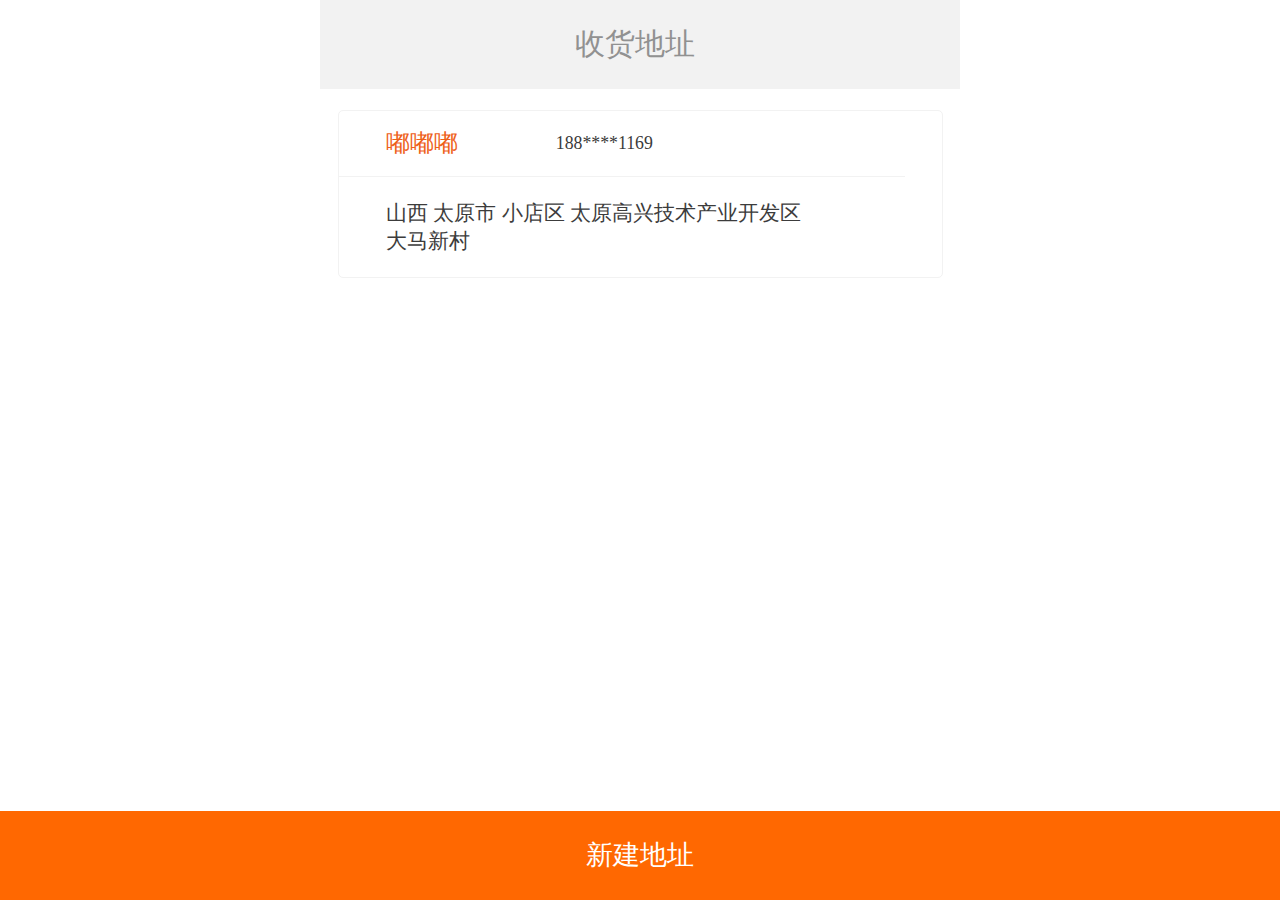
<file: address.html>
<!DOCTYPE html>
<html lang="zh">
<head>
	<meta charset="UTF-8">
	<meta name="viewport" content="width=device-width, initial-scale=1.0">
	<meta http-equiv="X-UA-Compatible" content="ie=edge">
	<script src="js/rem.js"></script>	
	<link rel="shortcut icon" type="image/x-icon" href="./img/icon.ico" />
	<link rel="stylesheet" type="text/css" href="css/base.css"/>
	<link rel="stylesheet" type="text/css" href="css/address.css"/>
	<title>小米商城</title>
</head>
<body>
	<div class="root">
		<!-- 头部开始 -->
		<header class="header">
			<a href="pay.html" class="iconfont">&#xe620;</a>
			<span>收货地址</span>
		</header>
		<!-- 头部结束 -->
		<!-- middle开始 -->
		<section class="middle">
			<div class="line-one"><p>嘟嘟嘟</p><i>188****1169</i></div>
			<div class="line"></div>
			<div class="line-two">
				<p class="text">山西 太原市 小店区 太原高兴技术产业开发区 大马新村</p>
				<p><i class="iconfont">&#xe60d;</i></p>
			</div>
		</section>
		<!-- middle结束 -->
		<!-- 底部开始 -->
		<a href="new-address.html" class="footer">新建地址</a>
		<!-- 底部结束 -->
	</div>
</body>
</html>
</file>
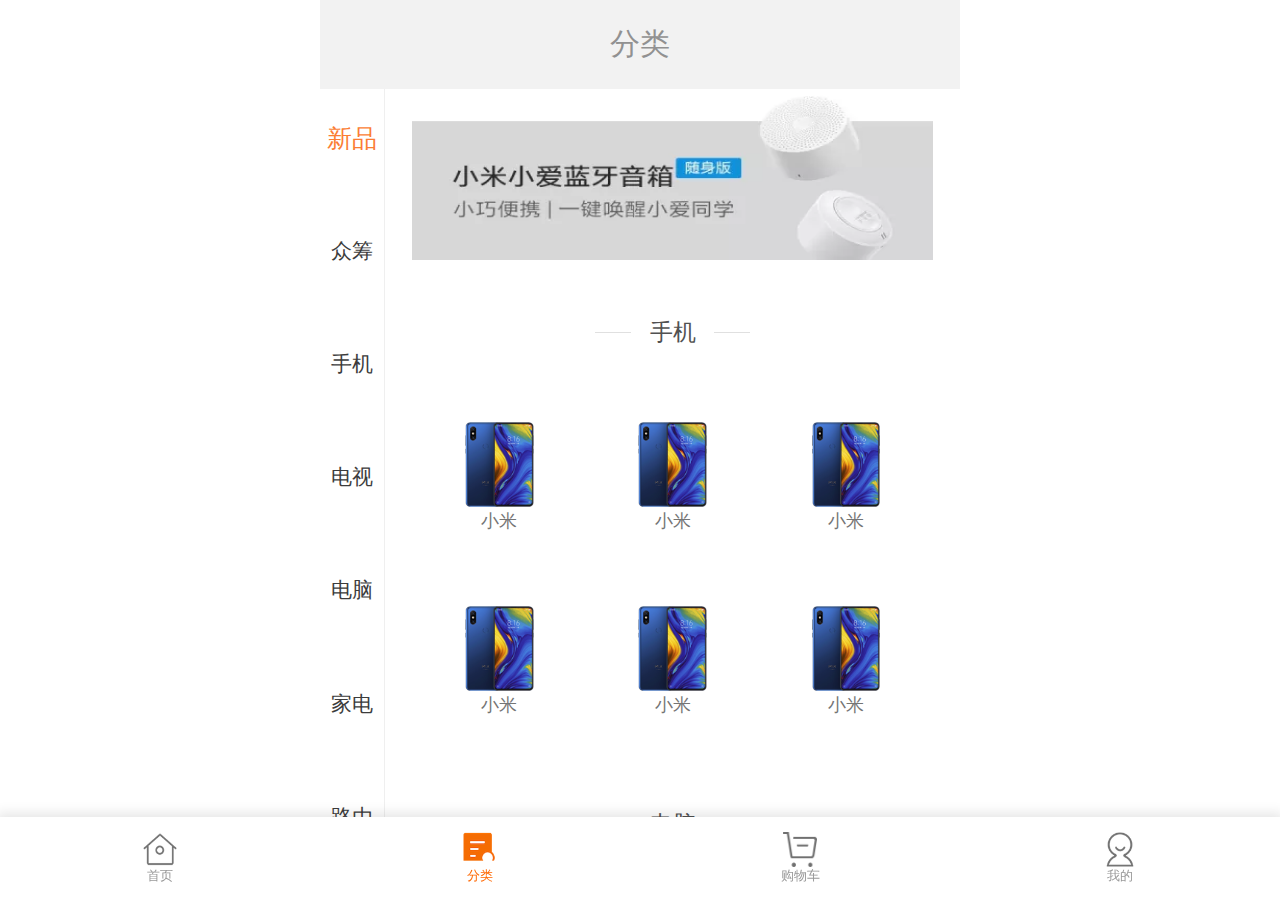
<file: classify.html>
<!DOCTYPE html>
<html lang="zh">
<head>
	<meta charset="UTF-8">
	<meta name="viewport" content="width=device-width, initial-scale=1.0">
	<meta http-equiv="X-UA-Compatible" content="ie=edge">
	<script src="js/rem.js"></script>	
	<link rel="shortcut icon" type="image/x-icon" href="./img/icon.ico" />
	<link rel="stylesheet" type="text/css" href="css/base.css"/>
	<link rel="stylesheet" type="text/css" href="css/header.css"/>
	<link rel="stylesheet" type="text/css" href="css/footer.css"/>
	<link rel="stylesheet" type="text/css" href="css/classify.css"/>
	<title>小米商城</title>
</head>
<body>
	<div class="root">
		<!-- 头部开始 -->
		<header class="header">
			<a href="index.html" class="iconfont">&#xe620;</a>
			<span>分类</span>
			<a href="search.html" class="iconfont">&#xe6a4;</a>
		</header>
		<!-- 头部结束 -->
		<!-- middle开始 -->
		<section class="middle">
			<aside class="aside">
				<div>新品</div>
				<div>众筹</div>
				<div>手机</div>
				<div>电视</div>
				<div>电脑</div>
				<div>家电</div>
				<div>路由</div>
				<div>出行</div>
				<div>穿戴</div>
				<div>智能</div>
				<div>电源</div>
				<div>电源</div>
			</aside>
			<div class="goods-list">
				<div class="floor">
					<div class="ads-box"><img src="img/adsmi1.webp" ></div>
					<div class="product-box">
						<h3 class="category-name">
							<div class="p-line"></div>
							<span>手机</span>
							<div class="p-line"></div></h3>
						<div class="goods">
							<div>
								<img src="img/fenlei2.png" >
								<p>小米</p></div>
							<div><img src="img/fenlei2.png" >
								<p>小米</p></div>
							<div><img src="img/fenlei2.png" >
								<p>小米</p></div>
							<div>
								<img src="img/fenlei2.png" >
								<p>小米</p></div>
							<div><img src="img/fenlei2.png" >
								<p>小米</p></div>
							<div><img src="img/fenlei2.png" >
								<p>小米</p></div>	
						</div>
						<h3 class="category-name">
							<div class="p-line"></div>
							<span>电脑</span>
							<div class="p-line"></div></h3>
						<div class="goods">
							<div>
								<img src="img/5c14cc0183352b8d6f4751a84016756c!120x120_看图王.png" >
								<p>小米</p></div>
							<div><img src="img/5c14cc0183352b8d6f4751a84016756c!120x120_看图王.png" >
								<p>小米</p></div>
							<div><img src="img/5c14cc0183352b8d6f4751a84016756c!120x120_看图王.png" >
								<p>小米</p></div>
							<div>
								<img src="img/5c14cc0183352b8d6f4751a84016756c!120x120_看图王.png" >
								<p>小米</p></div>
							<div><img src="img/5c14cc0183352b8d6f4751a84016756c!120x120_看图王.png" >
								<p>小米</p></div>
							<div><img src="img/5c14cc0183352b8d6f4751a84016756c!120x120_看图王.png" >
								<p>小米</p></div>	
						</div>
						<h3 class="category-name">
							<div class="p-line"></div>
							<span>电视</span>
							<div class="p-line"></div></h3>
						<div class="goods">
							<div>
								<img src="img/dianshi1.jpg" >
								<p>小米</p></div>
							<div><img src="img/dianshi1.jpg" >
								<p>小米</p></div>
							<div><img src="img/dianshi1.jpg" >
								<p>小米</p></div>
							<div>
								<img src="img/dianshi1.jpg" >
								<p>小米</p></div>
							<div><img src="img/dianshi1.jpg" >
								<p>小米</p></div>
							<div><img src="img/dianshi1.jpg" >
								<p>小米</p></div>	
						</div>
					</div>
				</div>
			</div>
		</section>
		<!-- middle结束 -->
		<!-- 底部开始 -->
		<section class="footer">
			<a href="index.html" class="list list1">
				<div class="icon"></div>
				<div class="text">首页</div>
			</a>
			<a href="classify.html" class="list list2">
				<div class="icon"></div>
				<div class="text">分类</div>
			</a>
			<a href="shopping trolley.html" class="list list3">
				<div class="icon"></div>
				<div class="text">购物车</div>
			</a>
			<a href="my.html" class="list list4">
				<div class="icon"></div>
				<div class="text">我的</div>
			</a>
		</section>
		<!-- 底部结束 -->
	</div>
</body>
</html>
</file>
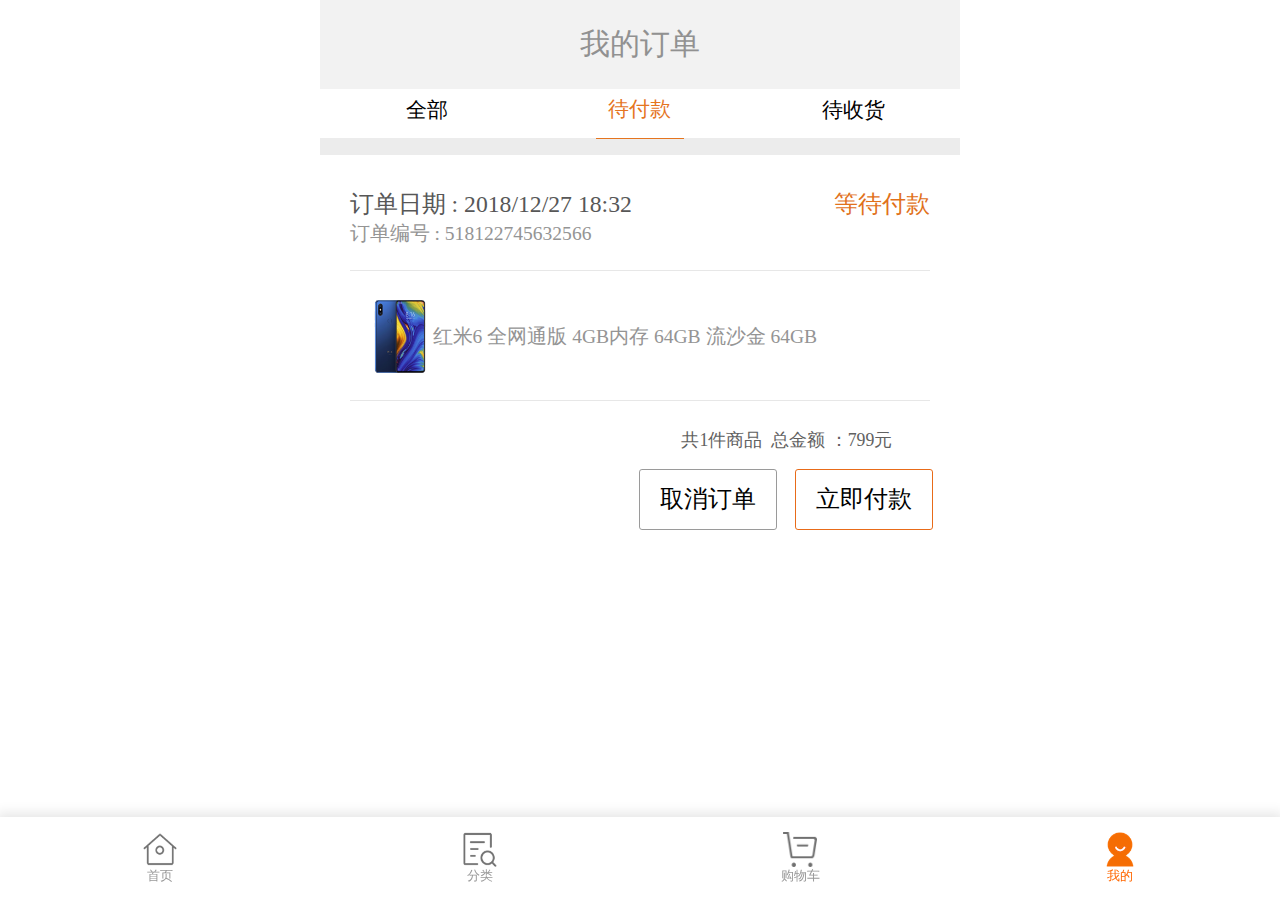
<file: dingdan.html>
<!DOCTYPE html>
<html lang="zh">
<head>
	<meta charset="UTF-8">
	<meta name="viewport" content="width=device-width, initial-scale=1.0">
	<meta http-equiv="X-UA-Compatible" content="ie=edge">
	<script src="js/rem.js"></script>	
	<link rel="shortcut icon" type="image/x-icon" href="./img/icon.ico" />
	<link rel="stylesheet" type="text/css" href="css/base.css"/>
	<link rel="stylesheet" type="text/css" href="css/header.css"/>
	<link rel="stylesheet" type="text/css" href="css/footer.css"/>
	<link rel="stylesheet" type="text/css" href="css/dingdan.css"/>
	<title>小米商城</title>
</head>
<body>
	<div class="root">
		<!-- 头部开始 -->
		<header class="header">
			<a href="my.html" class="iconfont">&#xe620;</a>
			<span>我的订单</span>
			<a href="search.html" class="iconfont">&#xe6a4;</a>
		</header>
		<!-- 头部结束 -->
		<!-- 中间开始 -->
		<section class="middle">
			<div class="d-m-one">
				<div>全部</div>
				<div class="div-2">待付款</div>
				<div>待收货</div>
			</div>
			<div class="d-m-two">
				<div class="time">
					<div>订单日期&nbsp;:&nbsp;2018/12/27&nbsp;18:32</div>
					<div>等待付款</div>
				</div>
				<p>订单编号&nbsp;:&nbsp;518122745632566</p>
				<div class="line"></div>
			</div>
			<div class="d-m-three">
				<div class="img"></div>
				<p>红米6&nbsp;全网通版&nbsp;4GB内存&nbsp;64GB&nbsp;流沙金&nbsp;64GB</p>
				<div class="line"></div>
			</div>
			<div class="aaa">
				<div class="value">共1件商品&nbsp;&nbsp;总金额 ：<i>799元</i></div>
				<div class="bottom-b">
					<div>取消订单</div>
					<div>立即付款</div>
				</div>
			</div>
		</section>
		<!-- 中间结束 -->
		<!-- 底部开始 -->
		<section class="footer">
			<a href="index.html" class="list list1">
				<div class="icon"></div>
				<div class="text">首页</div>
			</a>
			<a href="classify.html" class="list list2">
				<div class="icon"></div>
				<div class="text">分类</div>
			</a>
			<a href="shopping trolley.html" class="list list3">
				<div class="icon"></div>
				<div class="text">购物车</div>
			</a>
			<a href="my.html" class="list list4">
				<div class="icon"></div>
				<div class="text">我的</div>
			</a>
		</section>
		<!-- 底部结束 -->
	</div>
</body>
</html>
</file>
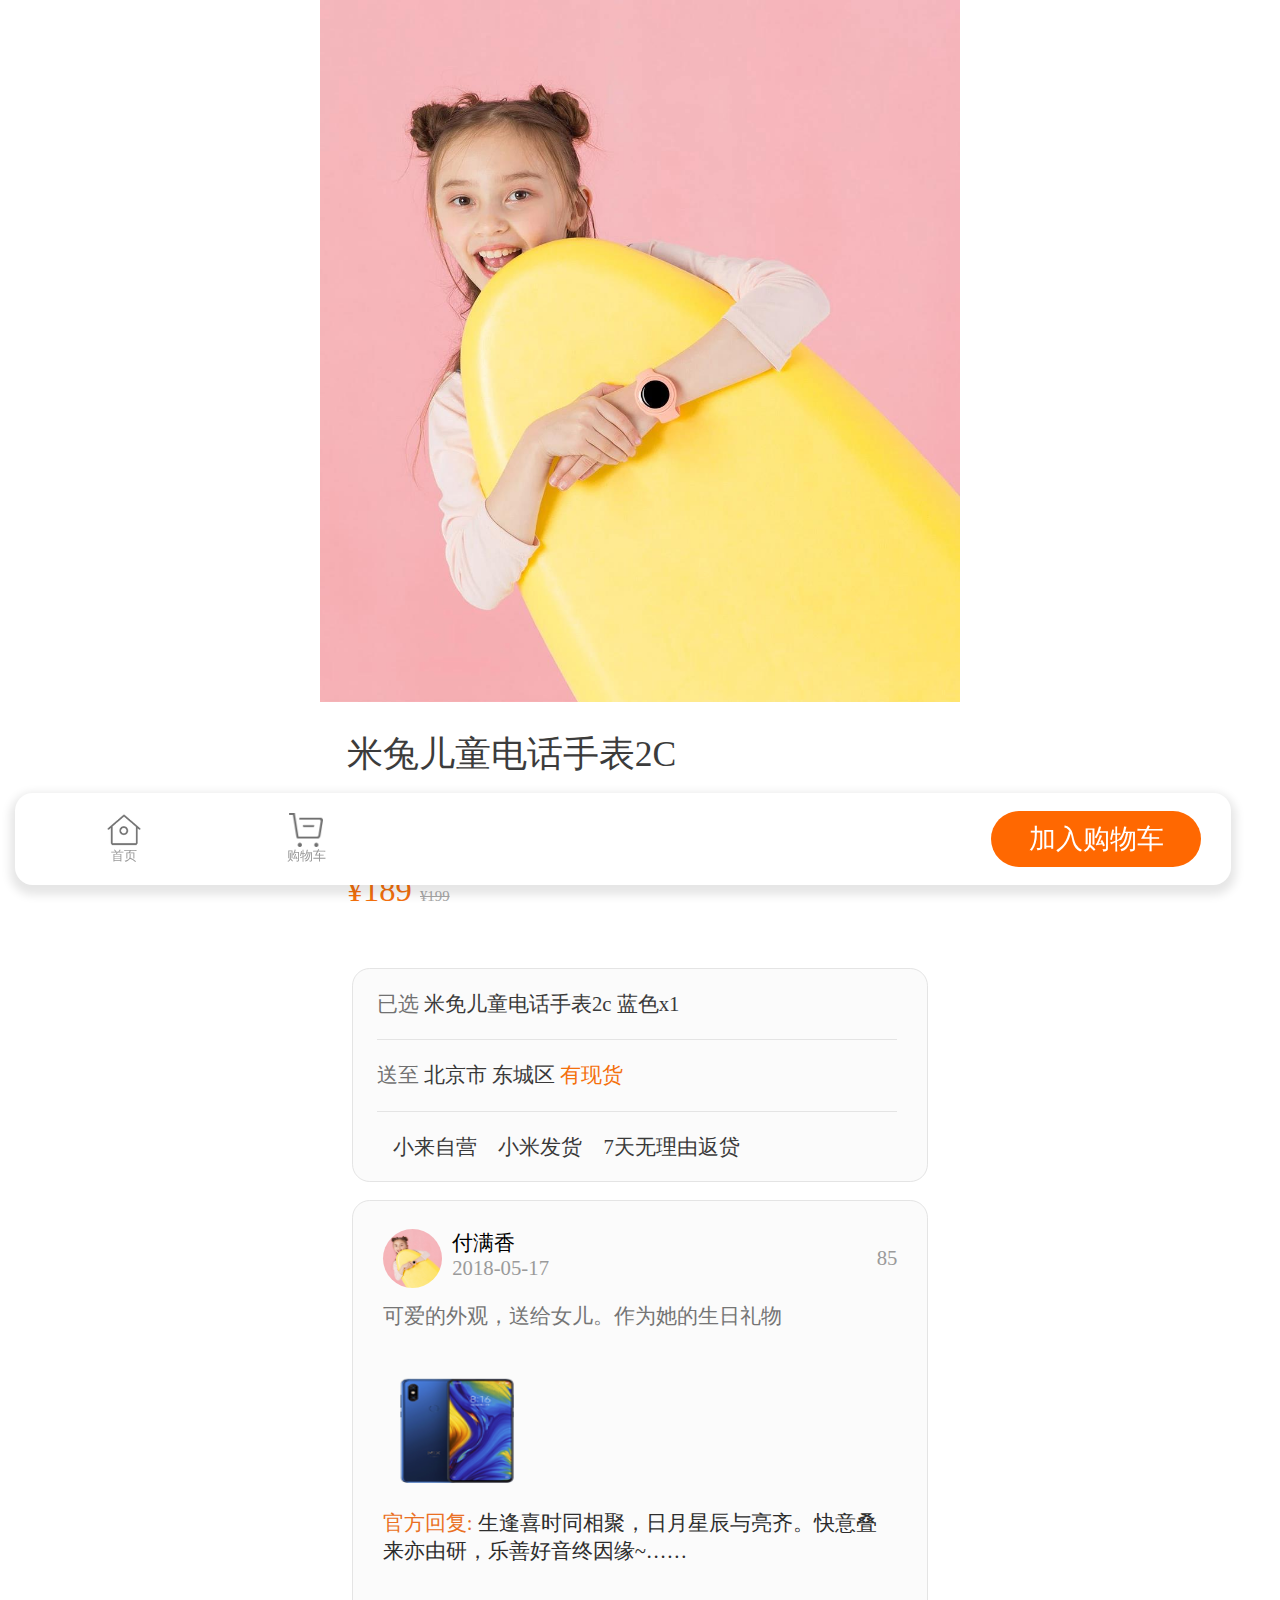
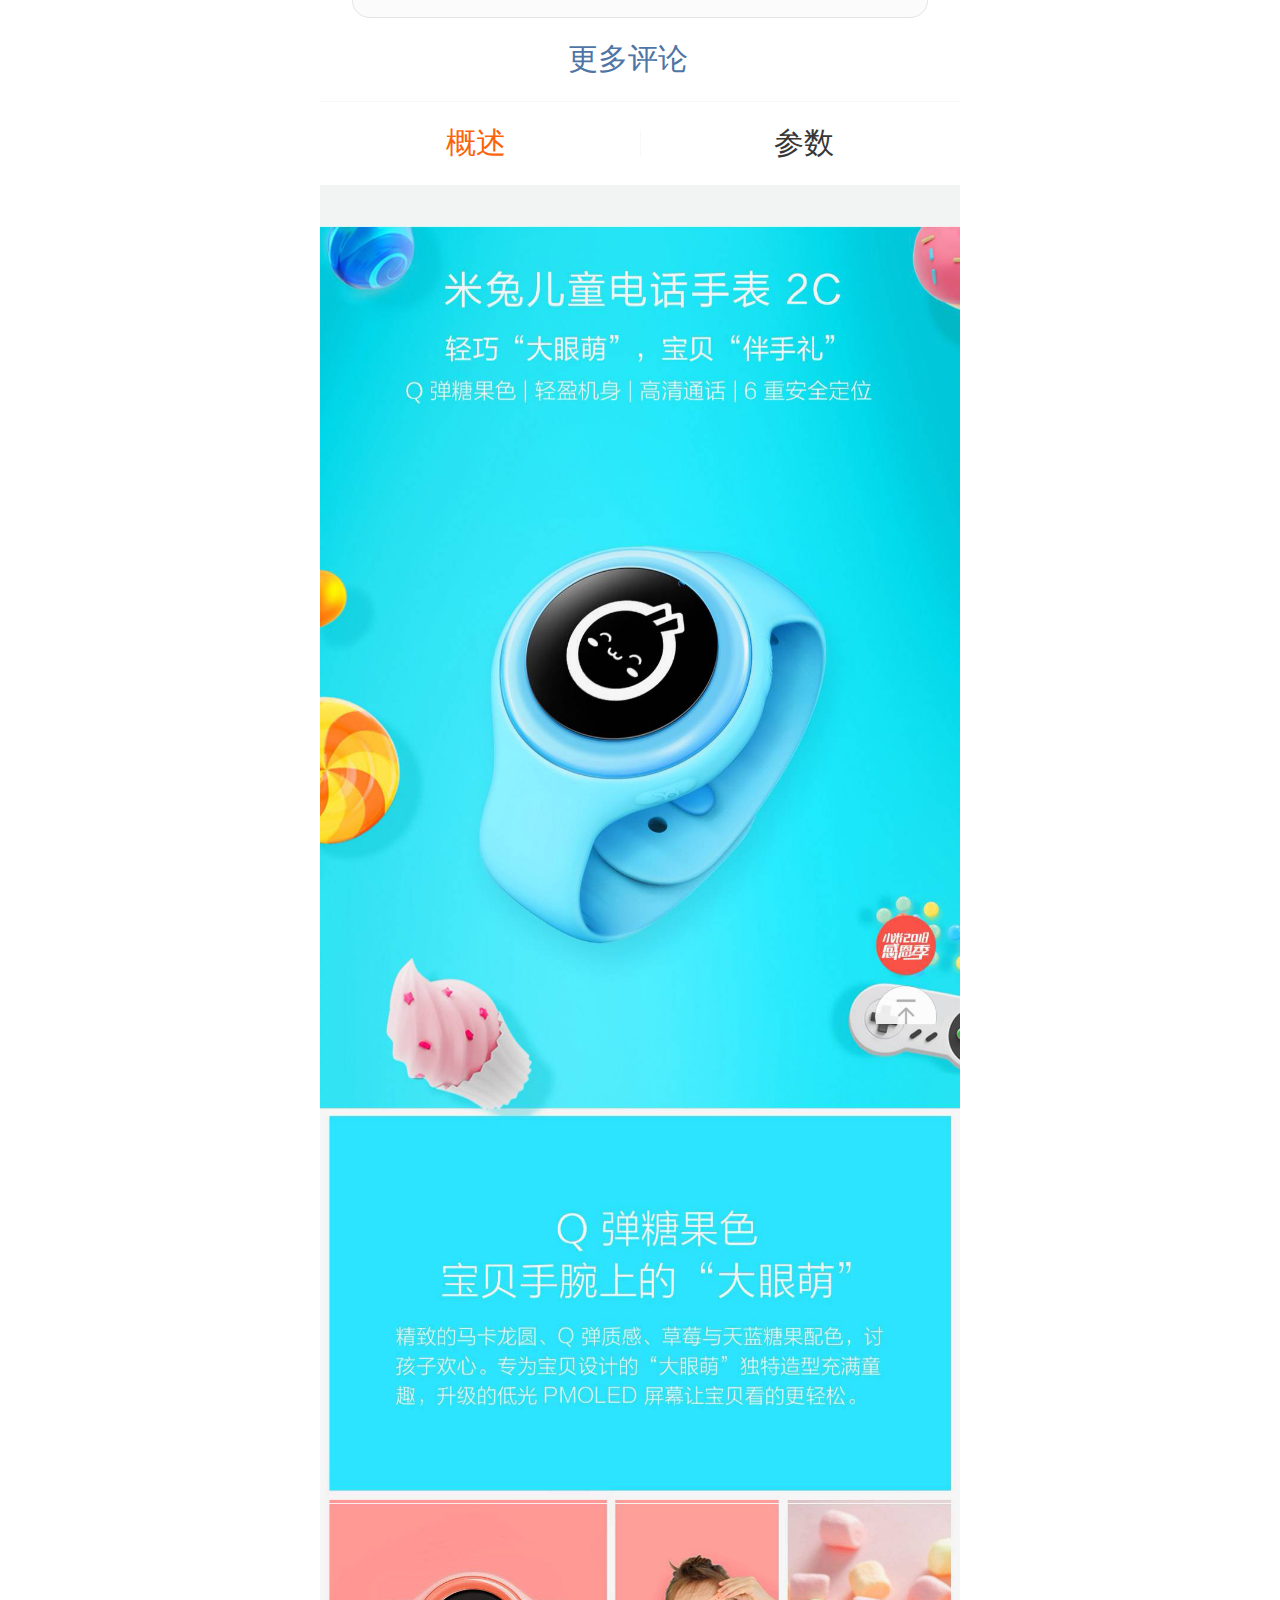
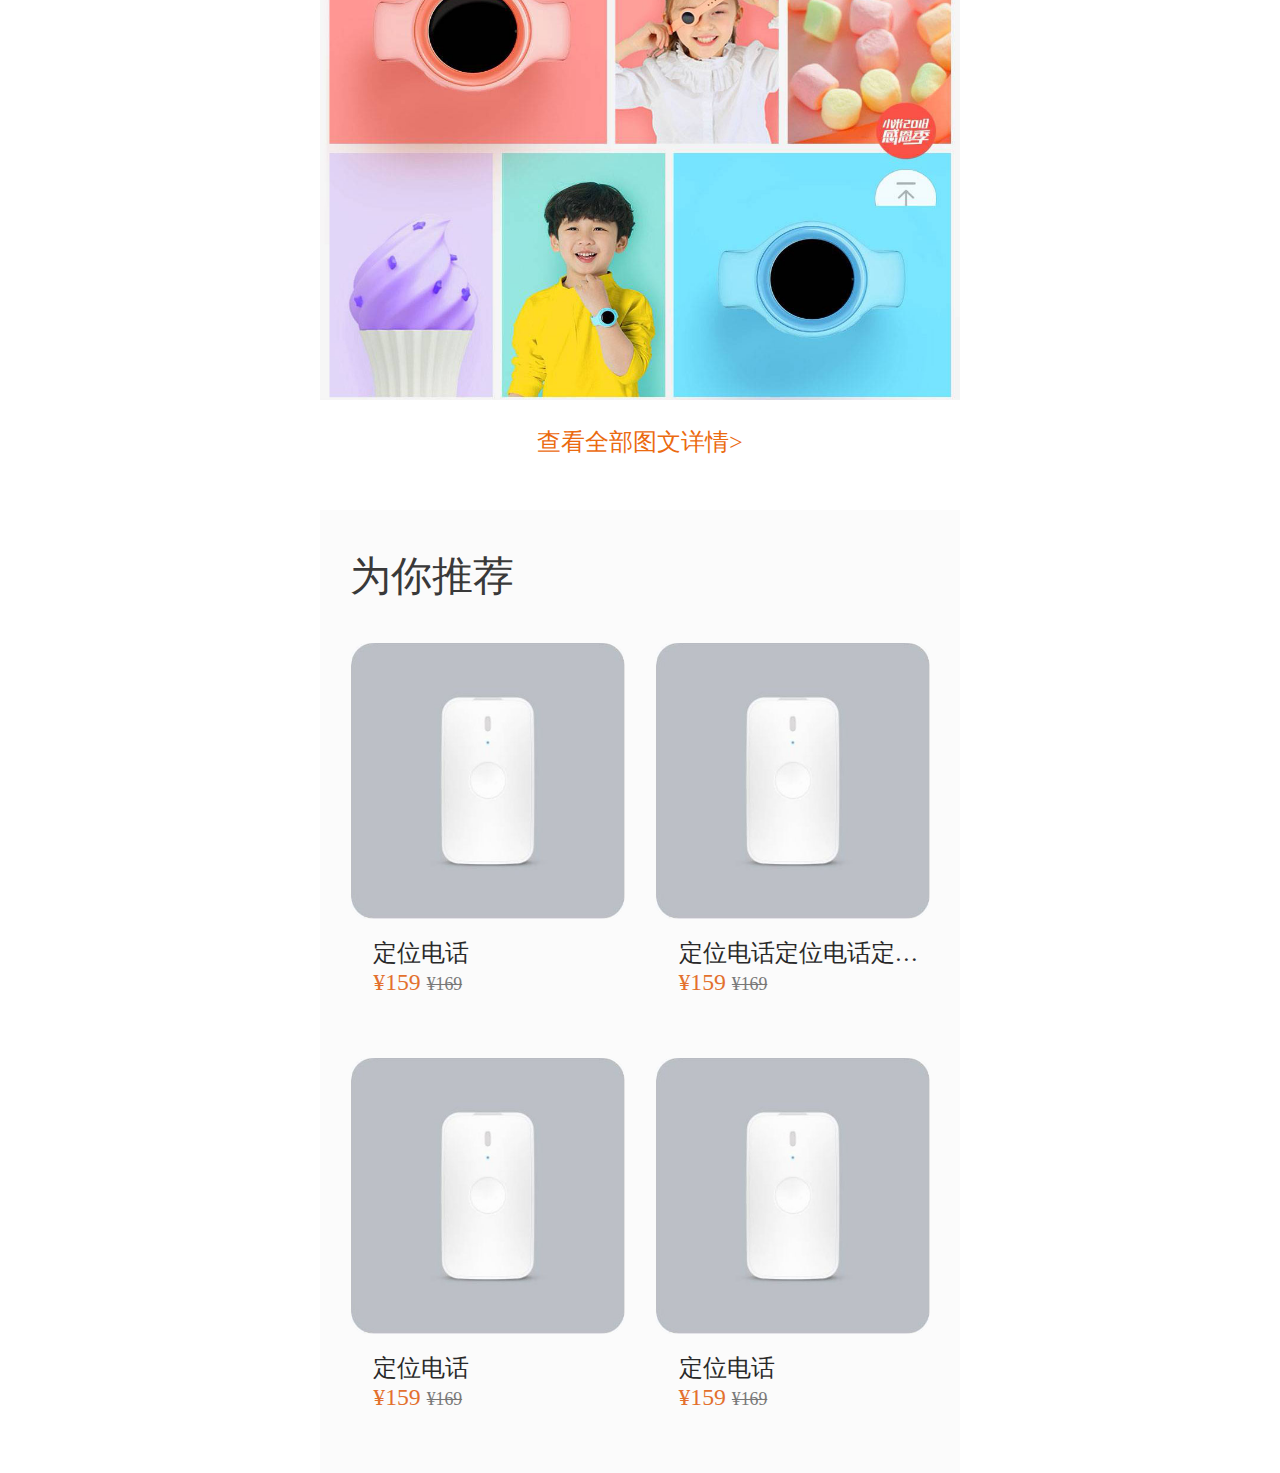
<file: goods.html>
<!DOCTYPE html>
<html lang="zh">
<head>
	<meta charset="UTF-8">
	<meta name="viewport" content="width=device-width, initial-scale=1.0">
	<meta http-equiv="X-UA-Compatible" content="ie=edge">
	<script src="js/rem.js"></script>	
	<link rel="shortcut icon" type="image/x-icon" href="./img/icon.ico" />
	<link rel="stylesheet" type="text/css" href="css/base.css"/>
	<link rel="stylesheet" type="text/css" href="css/goods.css"/>
	<title>小米商城</title>
</head>
	<body>
		<div class="root">
			<!-- 头部开始 -->
			<header class="head">
				<div class="img">
					<div class="btn">
						<a href="index.html" class="iconfont">&#xe613;</a>
						<i class="iconfont">&#xe706;</i>
					</div>
				</div>
				<div class="text">
					<p class="big-title">米兔儿童电话手表2C</p>
					<p class="title">37.8克裸感佩戴/高清通话，语音对讲/6重安全定位/多方位安全围栏/食品接触级材质/上课防打扰，家长远程控制</p>
					<p class="value">¥189 <del>¥199</del></p>
				</div>
				<div class="note">
					<div><p><i>已选</i>  米免儿童电话手表2c 蓝色x1</p><p class="iconfont one">&#xe60d;</p></div>
					<div><p><i>送至</i>  北京市&nbsp;东城区 <em>有现货</em></p><p class="iconfont one">&#xe60d;</p></div>
					<div><p><i class="iconfont">&#xe623;</i>小来自营&nbsp;<i class="iconfont">&#xe623;</i>小米发货&nbsp;<i class="iconfont">&#xe623;</i>7天无理由返贷</p><p class="iconfont one">&#xe60d;</p></div>
				</div>
			</header>
			<!-- 头部结束 -->
			<!-- 评价开始 -->
			<section class="comment">
				<div class="touxiang">
					<div>
						<p class="pic"></p>&nbsp;&nbsp;
						<div class="nm">
							<p class="name">付满香</p>
							<p class="time">2018-05-17</p></div>
					</div>
					<div>
					<p class="zan"><i class="iconfont">&#xe63e;</i></p>&nbsp;
					<p>85</p></div>
				</div>
				<div class="two">可爱的外观，送给女儿。作为她的生日礼物</div>
				<div class="picture"></div>
				<div class="three">
					<i>官方回复:&nbsp;</i>生逢喜时同相聚，日月星辰与亮齐。快意叠来亦由研，乐善好音终因缘~……</div>
			</section>
			<div class="four">更多评论<i class="iconfont">&#xe605;</i></div>
			<!-- 评价结束 -->
			<div class="five"><p>概述</p><div class="line-c"></div><p>参数</p></div>
			<div class="six"></div>
			<div class="seven"></div>
			<div class="eight"></div>
			<div class="nine"></div>
			<div class="ten">查看全部图文详情></div>
			<div class="main">
				<div class="tuijian">
					<div class="t-one">为你推荐</div>
					<div class="t-two"></div>
				</div>
				<div class="t-p">
					<div class="t-picture">
						<div class="t-img"></div>
						<div class="t-text">
							<p>定位电话</p>
							<p>¥159 <del>¥169</del></p>
						</div>
					</div>
					<div class="t-picture"><div class="t-img"></div>
						<div class="t-text">
							<p>定位电话定位电话定位电话定位电话定位电话</p>
							<p>¥159 <del>¥169</del></p>
						</div></div>
					<div class="t-picture">
						<div class="t-img"></div>
						<div class="t-text">
							<p>定位电话</p>
							<p>¥159 <del>¥169</del></p>
						</div>
					</div>
					<div class="t-picture"><div class="t-img"></div>
						<div class="t-text">
							<p>定位电话</p>
							<p>¥159 <del>¥169</del></p>
						</div></div>
				</div>
			</div>
			<!-- 底部开始 -->
			<div class="footer">
				<div class="f-list">
					<a href="index.html" class="list list1">
						<div class="icon"></div>
						<div class="text">首页</div>
					</a>
					<a href="shopping trolley.html" class="list list2">
						<div class="icon"></div>
						<div class="text">购物车</div>
					</a>
				</div>
				<div class="f-shop">加入购物车</div>
				<div class="tt-one">1</div>
			</div>
			<!-- 底部结束 -->
		</div>
	</body>
</html>
</file>
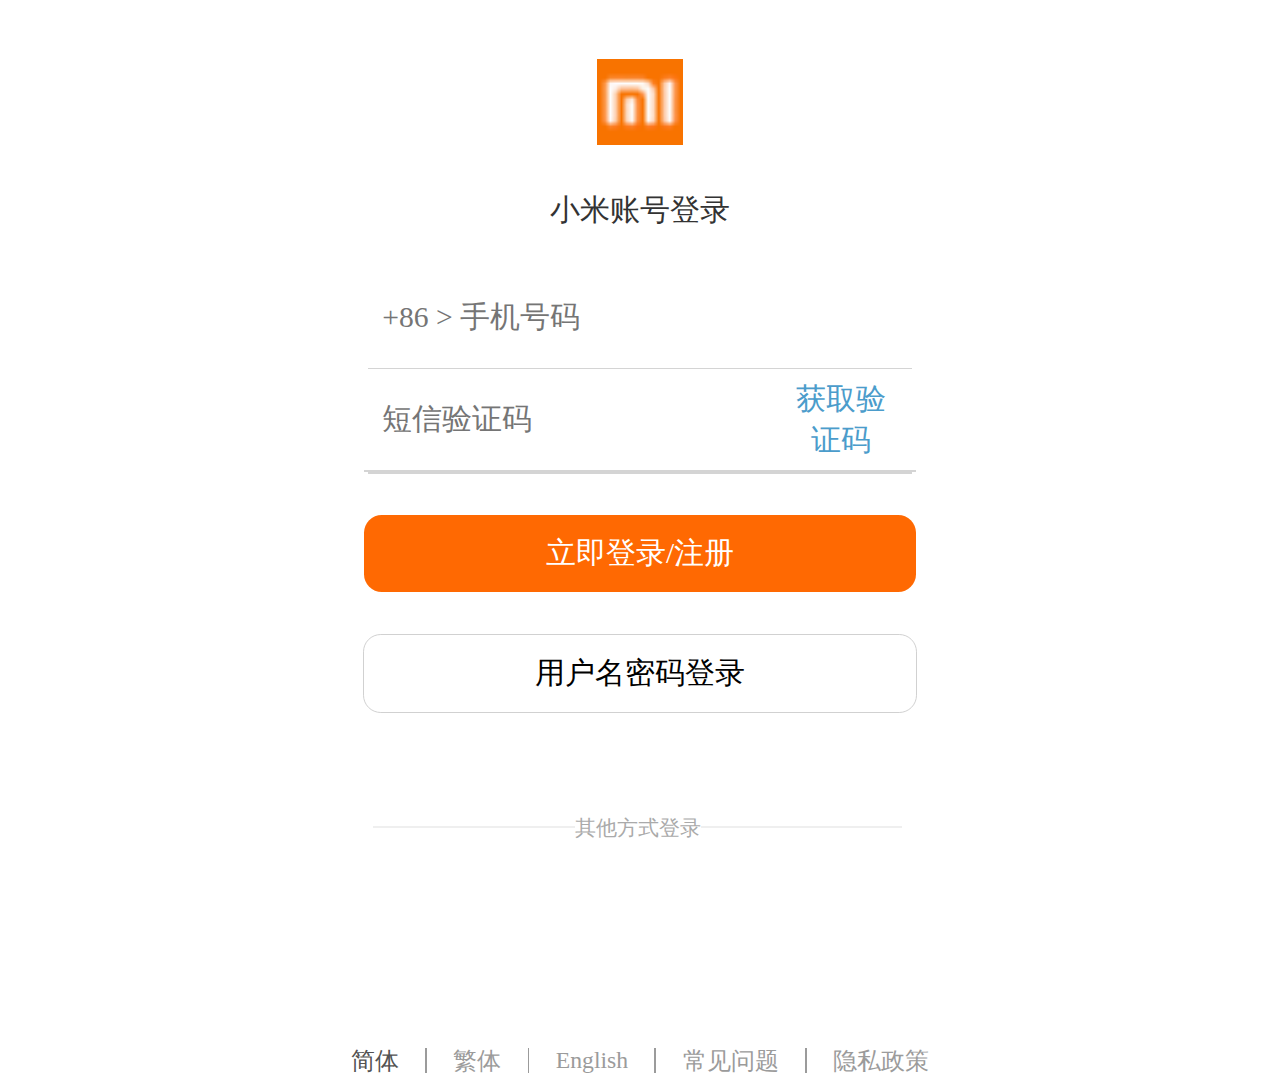
<file: login.html>
<!DOCTYPE html>
<html lang="zh">
<head>
	<meta charset="UTF-8">
	<meta name="viewport" content="width=device-width, initial-scale=1.0">
	<meta http-equiv="X-UA-Compatible" content="ie=edge">
	<script src="js/rem.js"></script>	
	<link rel="shortcut icon" type="image/x-icon" href="./img/icon.ico" />
	<link rel="stylesheet" type="text/css" href="css/base.css"/>
	<link rel="stylesheet" type="text/css" href="css/login.css"/>
	<title>小米商城</title>
</head>
<body>
	<div class="root">
		<!-- 头部开始 -->
		<header class="head">
			<div class="logo"><img src="img/icon.ico" ></div>
			<p>小米账号登录</p>
		</header>
		<!-- 头部结束 -->
		<!-- middle开始 -->
		<section class="middle">
			<input type="text" placeholder="+86 > 手机号码" />
			<div class="line"></div>
			<div class="input"><input type="text" placeholder="短信验证码" /><p>获取验证码</p></div>
			<div class="line"></div>
			<div class="log-y">立即登录/注册</div>
			<div class="log-h">用户名密码登录</div>
			<div class="qita">
				<div class="line-2"></div>
				<p>其他方式登录</p>
				<div class="line-2"></div>
			</div>
			<div class="denglufangshi">
				<i class="iconfont">&#xe6cb;</i>
				<i class="iconfont">&#xe64c;</i>
				<i class="iconfont">&#xe619;</i>
			</div>
			<div class="font">
				<p>简体</p>
				<div class="line-1"></div>
				<p>繁体</p>				
				<div class="line-1"></div>
				<p>English</p>				
				<div class="line-1"></div>
				<p>常见问题</p>
				<div class="line-1"></div>
				<p>隐私政策</p>
			</div>
		</section>
		<!-- middle结束 -->
	</div>
</body>
</html>
</file>
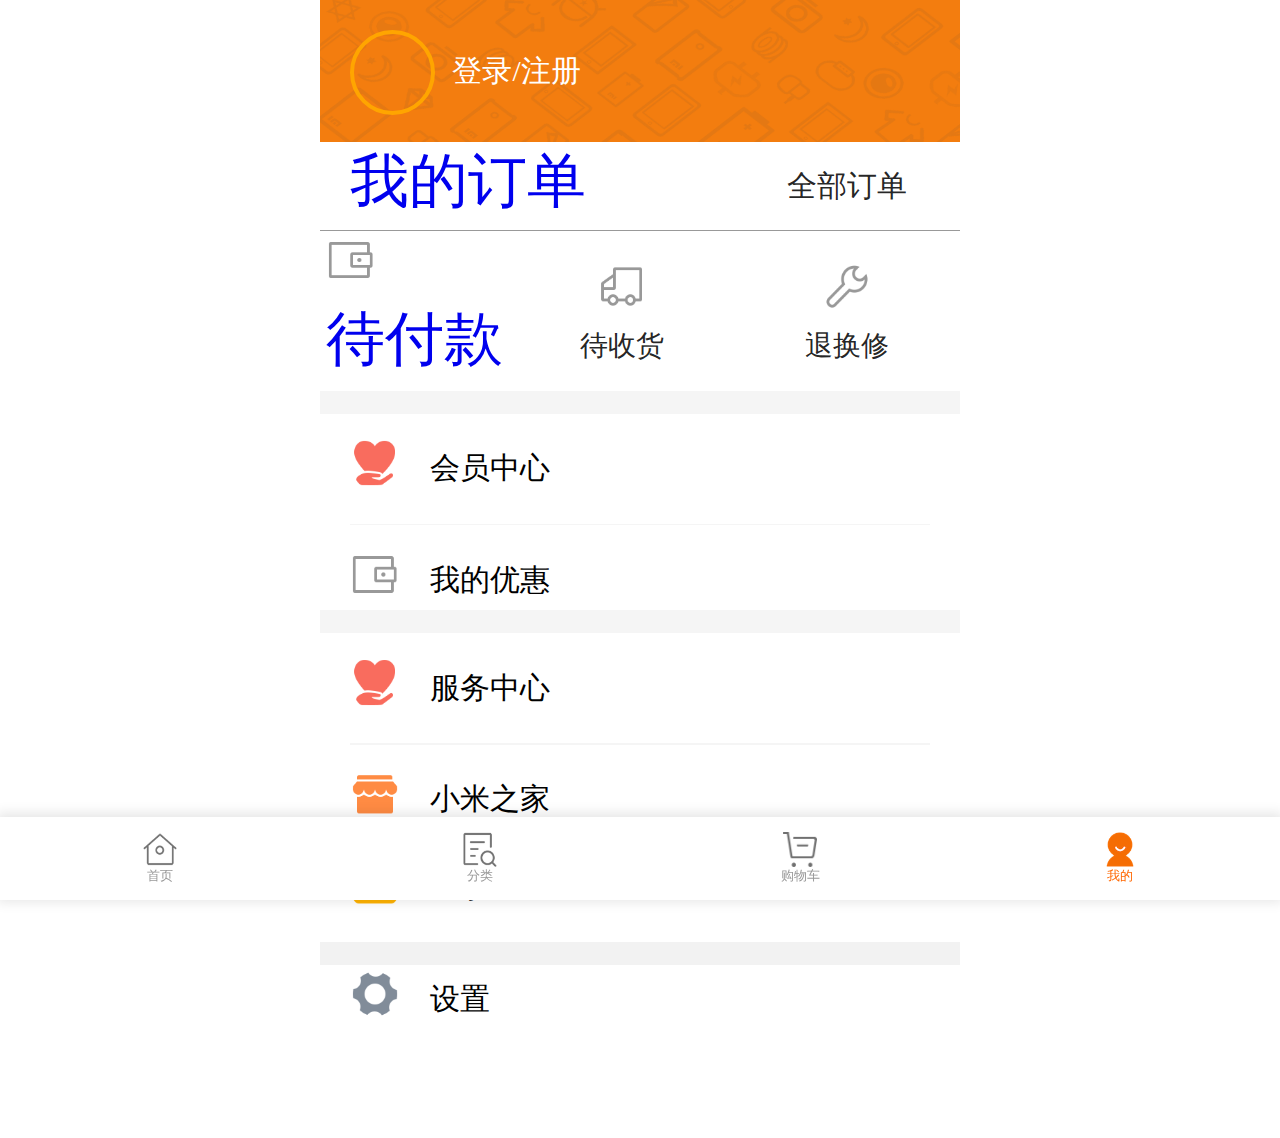
<file: my.html>
<!DOCTYPE html>
<html lang="zh">
<head>
	<meta charset="UTF-8">
	<meta name="viewport" content="width=device-width, initial-scale=1.0">
	<meta http-equiv="X-UA-Compatible" content="ie=edge">
	<script src="js/rem.js"></script>	
	<link rel="shortcut icon" type="image/x-icon" href="./img/icon.ico" />
	<link rel="stylesheet" type="text/css" href="css/base.css"/>
	<link rel="stylesheet" type="text/css" href="css/footer.css"/>
	<link rel="stylesheet" type="text/css" href="css/my.css"/>
	<title>小米商城</title>
</head>
<body>
	<div class="root">
	<main>
	<!-- 头部开始 -->
	<header class="head">
		<img src="img/1.png" >
		<div class="top">
			<div class="h-img"></div>
			<a href="login.html" class="h-text">登录/注册</a>
		</div>
	</header>
	<!-- 头部结束 -->
	<!-- 中间开始 -->
	<section class="middle">
		<div class="m-one">
			<a href="dingdan.html">我的订单</a>
			<p>全部订单<i class="iconfont">&#xe60d;</i></p>
		</div>
		<div class="m-two">
			<a href="dingdan.html"><div class="img"><img src="img/daifukuan.png" ></div><p>待付款</p></a>
			<div><div class="img"><img src="img/daishouhuo.png" ></div><p>待收货</p></div>
			<div><div class="img"><img src="img/tuihuan.png"></div><p>退换修</p></div>
		</div>
		<div class="m-three">
			<div><div class="img"><img src="img/fuwu.png" ></div>
			    <p>会员中心</p><i class="iconfont">&#xe60d;</i></div>
			<div class="m-line"></div>
			<div><div class="img"><img src="img/daifukuan.png" ></div>
				<p>我的优惠</p><i class="iconfont">&#xe60d;</i></div>
		</div>
		<div class="m-three">
			<div><div class="img"><img src="img/fuwu.png" ></div>
				<p>服务中心</p><i class="iconfont">&#xe60d;</i></div>
			<div class="m-line"></div>
			<div><div class="img"><img src="img/xiaomizhijia.png" ></div>
				<p>小米之家</p><i class="iconfont">&#xe60d;</i></div>
		</div>
		<div class="m-four">
			<div><div class="img"><img src="img/fma.png" ></div>
				<p>F码通道</p><i class="iconfont">&#xe60d;</i></div>
		</div>
		<div class="m-four">
			<div><div class="img"><img src="img/shezhi.png" ></div>
				<p>设置</p><i class="iconfont">&#xe60d;</i></div>
		</div>
	</section>
	<!-- 中间结束 -->
	<main>
	</div>
	<!-- 底部开始 -->
	<section class="footer">
		<a href="index.html" class="list list1">
			<div class="icon"></div>
			<div class="text">首页</div>
		</a>
		<a href="classify.html" class="list list2">
			<div class="icon"></div>
			<div class="text">分类</div>
		</a>
		<a href="shopping trolley.html" class="list list3">
			<div class="icon"></div>
			<div class="text">购物车</div>
		</a>
		<a href="my.html" class="list list4">
			<div class="icon"></div>
			<div class="text">我的</div>
		</a>
	</section>
	<!-- 底部结束 -->
</body>
</html>
</file>
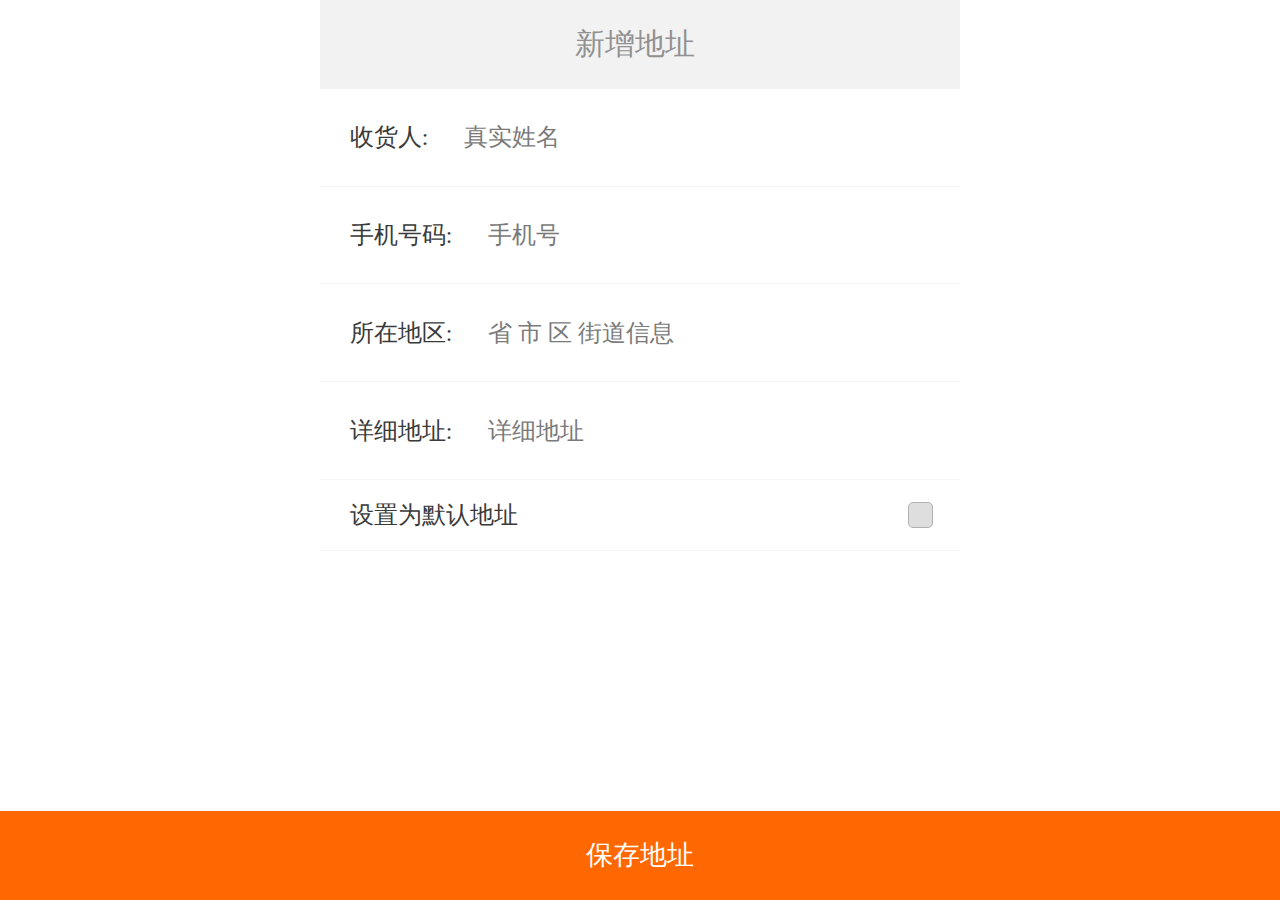
<file: new-address.html>
<!DOCTYPE html>
<html lang="zh">
<head>
	<meta charset="UTF-8">
	<meta name="viewport" content="width=device-width, initial-scale=1.0">
	<meta http-equiv="X-UA-Compatible" content="ie=edge">
	<script src="js/rem.js"></script>	
	<link rel="shortcut icon" type="image/x-icon" href="./img/icon.ico" />
	<link rel="stylesheet" type="text/css" href="css/base.css"/>
	<link rel="stylesheet" type="text/css" href="css/new-address.css"/>
	<title>小米商城</title>
</head>
<body>
	<div class="root">
		<!-- 头部开始 -->
		<header class="header">
			<a href="address.html" class="iconfont">&#xe620;</a>
			<span>新增地址</span>
		</header>
		<!-- 头部结束 -->
		<!-- middle开始 -->
		<section class="middle">
			<div class="line-one">收货人:<p>真实姓名</p></div>
			<div class="line-two">手机号码:<p>手机号</p></div>
			<div class="line-three">所在地区:<p>省 市 区 街道信息</p></div>
			<div class="line-four">详细地址:<p>详细地址</p></div>
			<div class="line-five">设置为默认地址<div class="box"></div></div>
		</section>
		<!-- middle结束 -->
		<!-- 底部开始 -->
		<a href="new-address.html" class="footer">保存地址</a>
		<!-- 底部结束 -->
	</div>
</body>
</html>
</file>
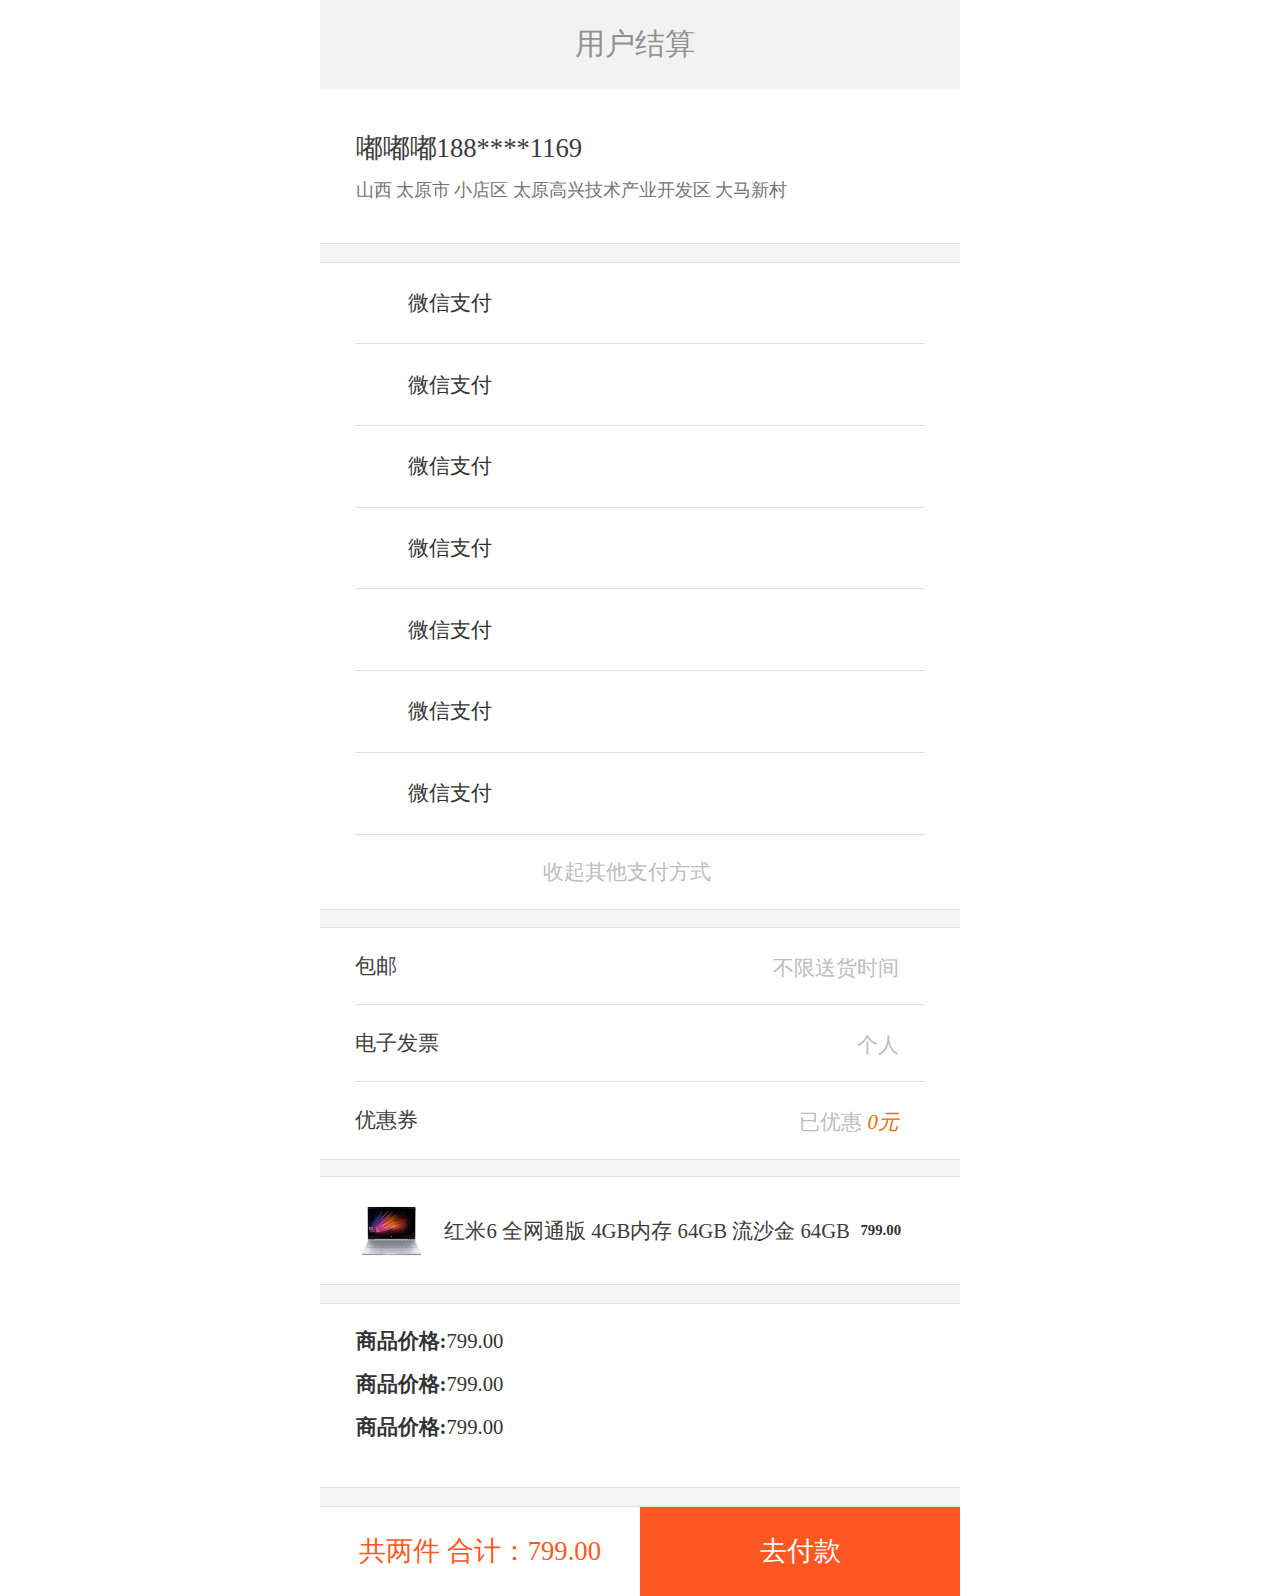
<file: pay.html>
<!DOCTYPE html>
<html lang="zh">
<head>
	<meta charset="UTF-8">
	<meta name="viewport" content="width=device-width, initial-scale=1.0">
	<meta http-equiv="X-UA-Compatible" content="ie=edge">
	<script src="js/rem.js"></script>	
	<link rel="shortcut icon" type="image/x-icon" href="./img/icon.ico" />
	<link rel="stylesheet" type="text/css" href="css/base.css"/>
	<link rel="stylesheet" type="text/css" href="css/pay.css"/>
	<title>小米商城</title>
</head>
<body>
	<div class="root">
		<!-- 头部开始 -->
		<header class="header">
			<a href="shopping trolley.html" class="iconfont">&#xe620;</a>
			<span>用户结算</span>
		</header>
		<!-- 头部结束 -->
		<!-- middle开始 -->
		<section class="middle">
			<div class="message">
				<div class="site">
					<p class="name">嘟嘟嘟<i>188****1169</i></p>
                    <p class="address">山西 太原市 小店区 太原高兴技术产业开发区 大马新村</p>
				</div>
				<div class="iconfont">&#xe60d;</div>
			</div>
			<div class="m-line"></div>
			<div class="m-pay">
				<div class="paytype">
					<p><i class="iconfont">&#xe630;</i>微信支付</p>
					<p><i class="iconfont">&#xe7e0;</i></p></div>
				<div class="paytype">
					<p><i class="iconfont">&#xe630;</i>微信支付</p>
					<p><i class="iconfont">&#xe6c2;</i></p>
				</div>
				<div class="paytype">
					<p><i class="iconfont">&#xe630;</i>微信支付</p>
					<p><i class="iconfont">&#xe6c2;</i></p>
				</div>
				<div class="paytype">
					<p><i class="iconfont">&#xe630;</i>微信支付</p>
					<p><i class="iconfont">&#xe6c2;</i></p>
				</div>
				<div class="paytype">
					<p><i class="iconfont">&#xe630;</i>微信支付</p>
					<p><i class="iconfont">&#xe6c2;</i></p>
				</div>
				<div class="paytype">
					<p><i class="iconfont">&#xe630;</i>微信支付</p>
					<p><i class="iconfont">&#xe6c2;</i></p>
				</div>
				<div class="paytype">
					<p><i class="iconfont">&#xe630;</i>微信支付</p>
					<p><i class="iconfont">&#xe6c2;</i></p>
				</div>
				<div class="paytype-s">收起其他支付方式<i class="iconfont">&#xe607;</i></div>
			</div>
			<div class="m-line"></div>
			<div class="m-pay-s">
				<div class="paytype">
					<p>包邮</p>
					<p>不限送货时间&nbsp;<i class="iconfont">&#xe61c;</i></p></div>
				<div class="paytype">
					<p>电子发票</p>
					<p>个人&nbsp;<i class="iconfont">&#xe61c;</i></p>
				</div>
				<div class="paytype">
					<p>优惠券</p>
					<p>已优惠&nbsp;<em>0元</em>&nbsp;<i class="iconfont">&#xe61c;</i></p>
				</div>
				<div class="m-line"></div>
			</div>
			<div class="m-goods">
				<img src="img/5c14cc0183352b8d6f4751a84016756c!120x120_看图王.png" >
				<p>红米6&nbsp;全网通版&nbsp;4GB内存&nbsp;64GB&nbsp;流沙金&nbsp;64GB</p>
				<i>799.00</i>
			</div>
			<div class="m-line"></div>
			<div class="m-value">
				<p>商品价格:<em>799.00</em></p>
				<p>商品价格:<em>799.00</em></p>
				<p>商品价格:<em>799.00</em></p>
			</div>
			<div class="m-line"></div>
			<div class="m-bottom">
				<div>共两件 合计：799.00</div>
				<a href="address.html">去付款</a>
			</div>
		</section>
		<!-- middle结束 -->
	</div>
</body>
</html>
</file>
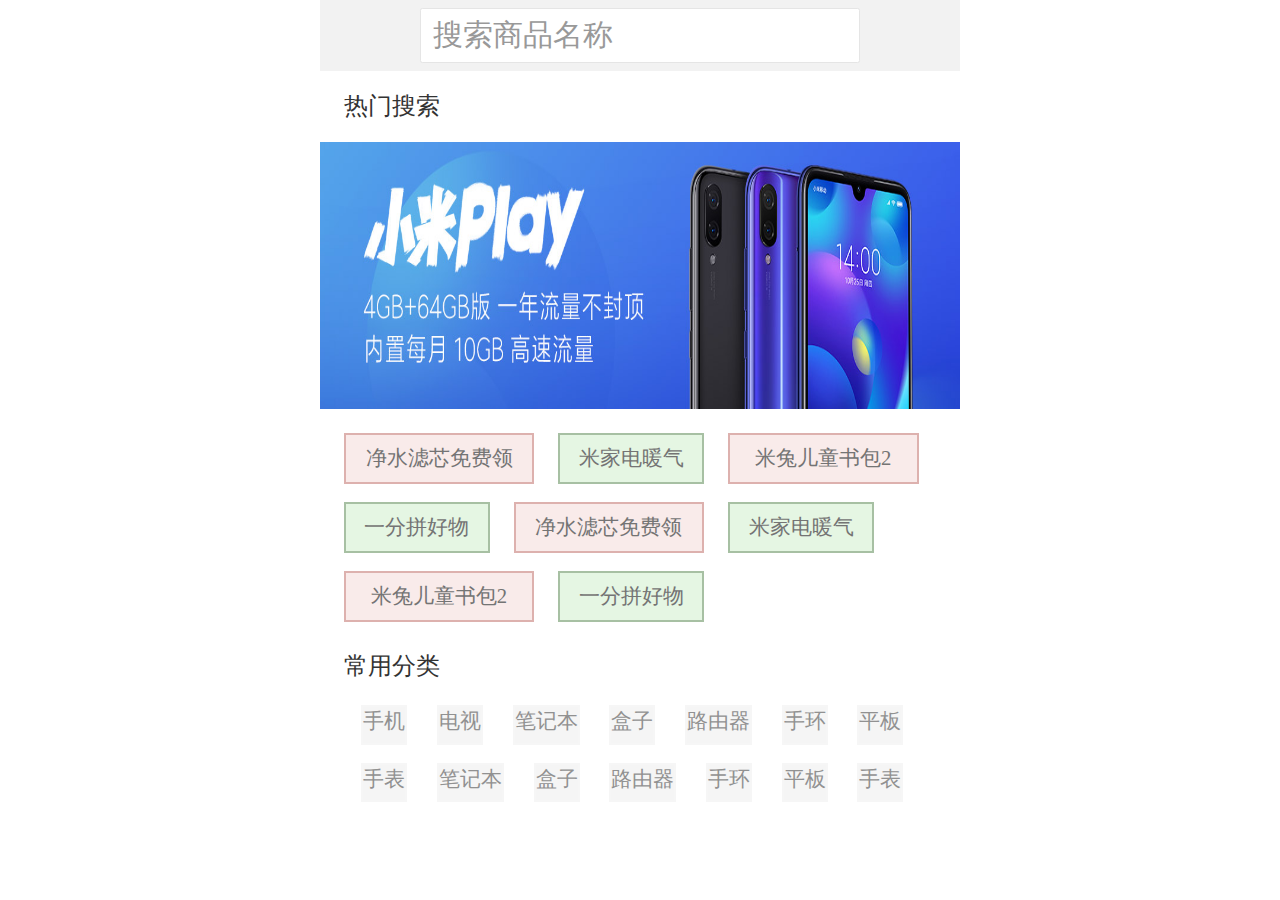
<file: search.html>
<!DOCTYPE html>
<html lang="zh">
<head>
	<meta charset="UTF-8">
	<meta name="viewport" content="width=device-width, initial-scale=1.0">
	<meta http-equiv="X-UA-Compatible" content="ie=edge">
	<script src="js/rem.js"></script>	
	<link rel="shortcut icon" type="image/x-icon" href="./img/icon.ico" />
	<link rel="stylesheet" type="text/css" href="css/base.css"/>
	<link rel="stylesheet" type="text/css" href="css/search.css"/>
	<title>小米商城</title>
</head>
<body>
	<div class="root">
		<!-- 头部开始 -->
		<header class="head">
			<a href="classify.html" ><i class="iconfont">&#xe620;</i></a>
			<div class="search-box">搜索商品名称</div>
			<p><i class="iconfont">&#xe6a4;</i></p>
		</header>
		<!-- 头部结束 -->
		<!-- 热门搜索 -->
		<section class="hot">
			<div class="remen">热门搜索</div>
			<div class="content"><img src="img/sousuo1_files/2e6cddab12684985615fadb2f578c9a5.jpeg" ></div>
			<div class="tishi">
				<div>净水滤芯免费领</div>
				<div class="small">米家电暖气</div>
				<div>米兔儿童书包2</div>
				<div class="small">一分拼好物</div>
				<div>净水滤芯免费领</div>
				<div class="small">米家电暖气</div>
				<div>米兔儿童书包2</div>
				<div class="small">一分拼好物</div>
			</div>
			<div class="remen">常用分类</div>
			<div class="tishi-2">
				<div>手机</div>
				<div>电视</div>
				<div>笔记本</div>
				<div>盒子</div>
				<div>路由器</div>
				<div>手环</div>
				<div>平板</div>
				<div>手表</div>
				<div>笔记本</div>
				<div>盒子</div>
				<div>路由器</div>
				<div>手环</div>
				<div>平板</div>
				<div>手表</div>
			</div>
		</section>
		<!-- 常用分类 -->
	</div>
</body>
</html>
</file>
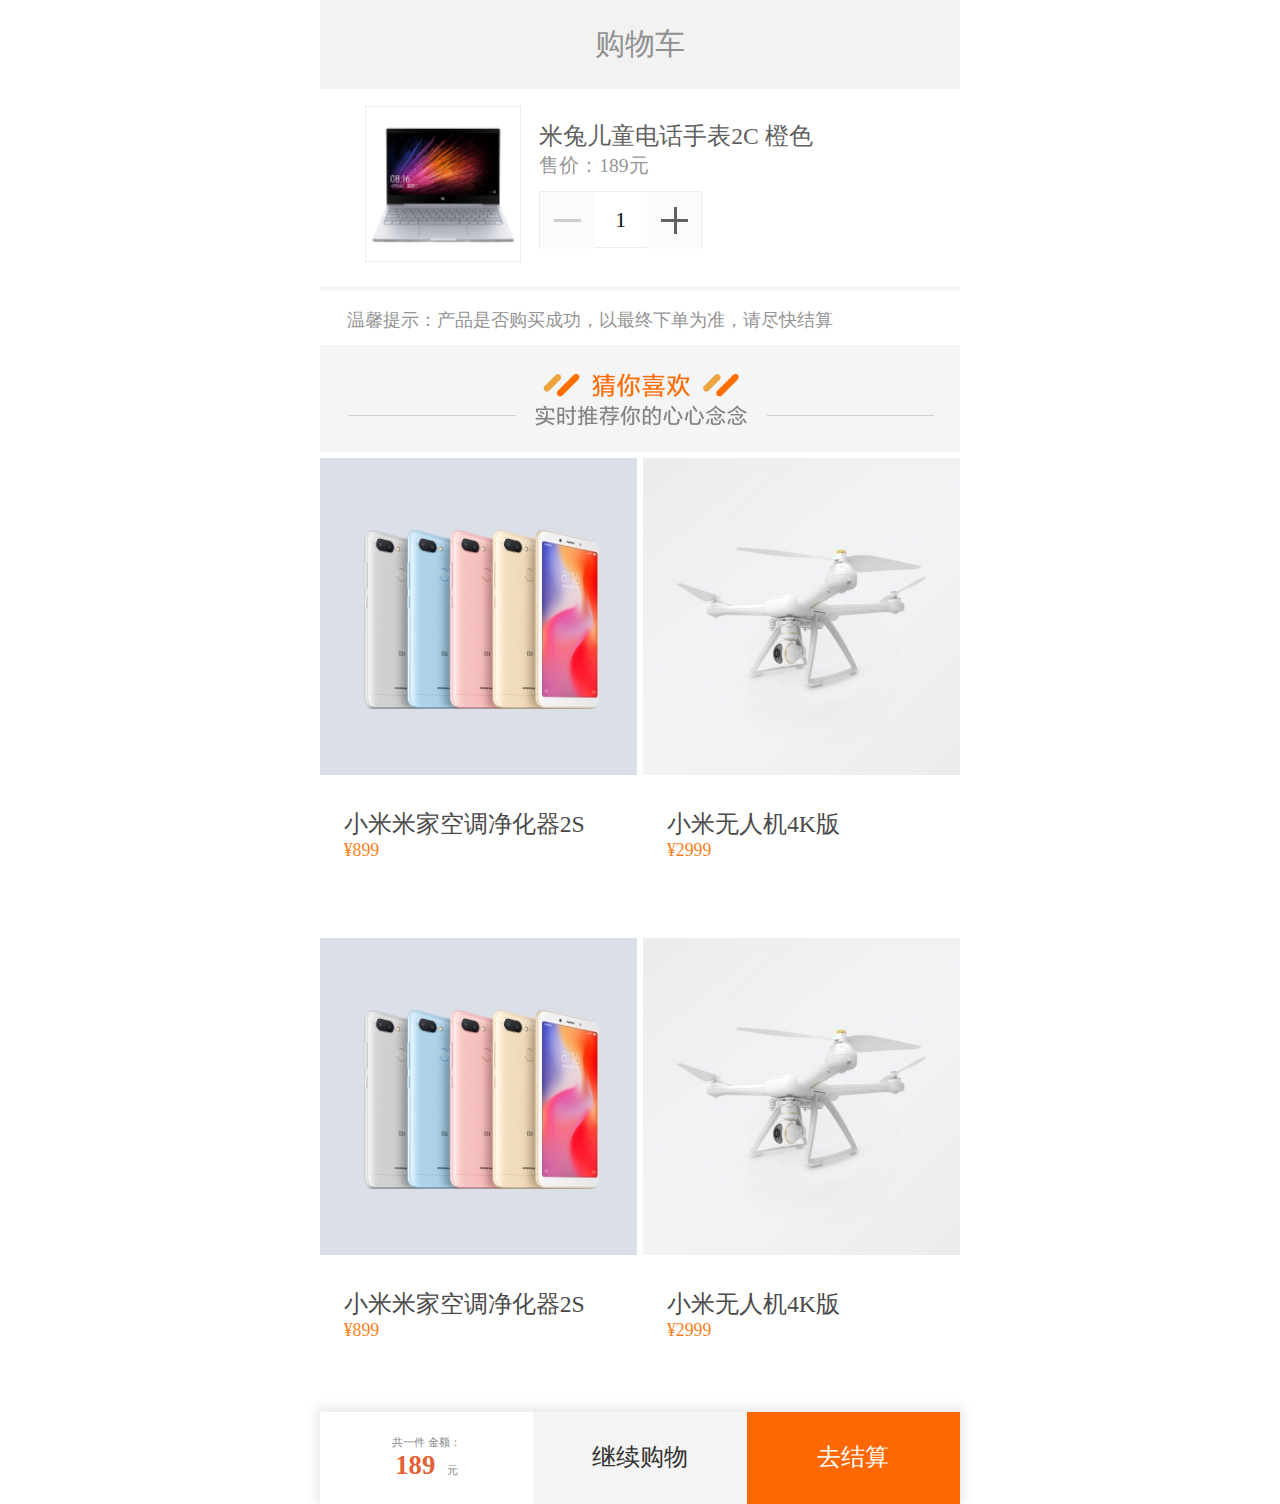
<file: shopping trolley.html>
<!DOCTYPE html>
<html lang="zh">
<head>
	<meta charset="UTF-8">
	<meta name="viewport" content="width=device-width, initial-scale=1.0">
	<meta http-equiv="X-UA-Compatible" content="ie=edge">
	<script src="js/rem.js"></script>	
	<link rel="shortcut icon" type="image/x-icon" href="./img/icon.ico" />
	<link rel="stylesheet" type="text/css" href="css/base.css"/>
	<link rel="stylesheet" type="text/css" href="css/header.css"/>
	<link rel="stylesheet" type="text/css" href="css/shopping%20trolley.css"/>
	<!-- <link rel="stylesheet" type="text/css" href="css/footer.css"/> -->
	<title>小米商城</title>
</head>
<body>
	<div class="root">
		<!-- 头部开始 -->
		<header class="header">
			<a href="index.html" class="iconfont">&#xe620;</a>
			<span>购物车</span>
			<a href="search.html" class="iconfont">&#xe6a4;</a>
		</header>
		<!-- 头部结束 -->
		<!-- 中间开始 -->
		<section class="middle">
			<div class="middle-one">
				<p class="select"><i class="iconfont">&#xe7e0;</i></p>
				<img src="img/5c14cc0183352b8d6f4751a84016756c!120x120_看图王.png" >
				<div class="middle-one-text">
					<p>米兔儿童电话手表2C 橙色</p>
					<p>售价：189元</p>
					<div class="add">
						<div class="add-left">
							<div></div>
						</div>
						<p>1</p>
						<div class="add-right">
							<div></div>
							<div></div>
						</div>
					</div>
				</div>
				<p class="delete"><i class="iconfont">&#xe69a;</i></p>
			</div>
			<div class="middle-two">温馨提示：产品是否购买成功，以最终下单为准，请尽快结算</div>
			<div class="middle-three"></div>
			<div class="m-goods">
				<div>
					<img src="img/goods1_files/7c4c3f392acbce030e183681995f49ab!360x360.jpg" >
				    <div class="goods-a">
						<p>小米米家空调净化器2S</p>
						<p>¥899</p>
					</div></div>
				<div><img src="img/goods1_files/75574a2dc9e7c2a472933feec9ca32f4.jpg" >
					<div class="goods-a">
						<p>小米无人机4K版</p>
						<p>¥2999</p>
					</div></div>
			</div>
			<div class="m-goods">
				<div>
					<img src="img/goods1_files/7c4c3f392acbce030e183681995f49ab!360x360.jpg" >
					<div class="goods-a">
						<p>小米米家空调净化器2S</p>
						<p>¥899</p>
					</div></div>
				<div><img src="img/goods1_files/75574a2dc9e7c2a472933feec9ca32f4.jpg" >
					<div class="goods-a">
						<p>小米无人机4K版</p>
						<p>¥2999</p>
					</div></div>
			</div>
		</section>
		<!-- 中间结束 -->
		<!-- 底部开始 -->
		<section class="footer">
			<div class="f-left"><p>共一件 金额：</p><p><i>189</i>元</p></div>
			<div class="f-middle">继续购物</div>
			<a href="pay.html" class="f-right">去结算</a>
			
			<!-- <a href="index.html" class="list list1">
				<div class="icon"></div>
				<div class="text">首页</div>
			</a>
			<a href="classify.html" class="list list2">
				<div class="icon"></div>
				<div class="text">分类</div>
			</a>
			<a  class="list list3">
				<div class="icon"></div>
				<div class="text">购物车</div>
			</a>
			<a href="my.html" class="list list4">
				<div class="icon"></div>
				<div class="text">我的</div>
			</a> -->
		</section>
		<!-- 底部结束 -->
	</div>
</body>
</html>
</file>
<file: css/base.css>
*{
	margin: 0;
	padding: 0;
	font-family: "微软雅黑","苹方";
	font-style:normal;
	font-weight: normal;
}
.root{
	max-width: 640px;
	margin: 0 auto;
}
ul,li{
	list-style: none;
}
@font-face {
  font-family: 'iconfont';  /* project id 974027 */
  src: url('//at.alicdn.com/t/font_974027_n7m8wa6zdi.eot');
  src: url('//at.alicdn.com/t/font_974027_n7m8wa6zdi.eot?#iefix') format('embedded-opentype'),
  url('//at.alicdn.com/t/font_974027_n7m8wa6zdi.woff') format('woff'),
  url('//at.alicdn.com/t/font_974027_n7m8wa6zdi.ttf') format('truetype'),
  url('//at.alicdn.com/t/font_974027_n7m8wa6zdi.svg#iconfont') format('svg');
}
.iconfont{
	font-family: "iconfont";
}
a{
	text-decoration: none;
}
.clear::after{
	content:"";
	width:0px;
	height:0px;
	display:block;
	clear:both;
}
</file>
<file: css/address.css>
/* header */
.header{
	width: 100%;
	max-width: 640px;
	height: 1.5rem;
	background: #f2f2f2;
	position: fixed;
	top: 0;
	left: 0;
	right: 0;
	margin-left: auto;
	margin-right: auto;
	padding: 0 0.5rem;
	box-sizing: border-box;
	color: #919191;
}
.header span{
	font-size: 0.5rem;
	margin-left: 3.1rem;
}
.header a{
	font-size: 0.58rem;
}
/* middle */
.middle{
	width: 10.18rem;
	height: 2.8rem;
	margin: 1.85rem 0.3rem;
	border-radius: 5px;
	border: 1px solid #f2f2f2;
}
.middle .line-one{
	width: 4.50rem;
	height: 1.1rem;
	margin-left: 0.8rem;
	font-size: 0.3rem;
	color: #3a3a3a;
	display: flex;
	justify-content: space-between;
	align-items: center;
}
.middle .line-one p{
	font-size: 0.4rem;
	color: #ee611a;
}
.middle .line{
	width: 9.55rem;
	height: 1px;
	background: #f2f2f2;
}
.middle .line-two{
	width: 8.9rem;
	height: 1.69rem;
	font-size: 0.35rem;
	color: #3c3c3c;
	margin-left: 0.8rem;
	display: flex;
	justify-content: space-between;
	align-items: center;
}
.middle .line-two .text{
	width: 7.1rem;
}
/* footer */
.footer{
	width: 100%;
	height: 1.5rem;
	background: #ff6801;
	font-size: 0.45rem;
	color: #fff;
	text-align: center;
	line-height: 1.5rem;
	position: fixed;
	bottom: 0;
	left: 0;
}
</file>
<file: css/header.css>
.header{
	width: 100%;
	max-width: 640px;
	height: 1.5rem;
	background: #f2f2f2;
	position: fixed;
	top: 0;
	left: 0;
	right: 0;
	margin-left: auto;
	margin-right: auto;
	padding: 0 0.5rem;
	box-sizing: border-box;
	color: #919191;
	display: flex;
	justify-content: space-between;
	align-items: center;
	z-index: 20;
}
.header span{
	font-size: 0.5rem;
}
.header a{
	font-size: 0.58rem;
	color: #919191;
}
</file>
<file: css/footer.css>
/* 底部开始 */
.footer{
	z-index: 20;
	width: 100%;
	height: 1.4rem;
	background: white;
	display: flex;
	position: fixed;
	bottom: 0;
	left: 0;
	box-shadow: 0 -0.02rem 0.2rem 0.05rem rgba(0,0,0,0.1);
}
.list{
	width: 25%;
	height: 100%;
	display: flex;
	flex-direction: column;
	justify-content: center;
	align-items: center;
}
.list1 .icon{
	width: 0.58rem;
	height: 0.58rem;
	background: url([data-uri]) no-repeat center center/100% 100%;
}

.list2 .icon{
	width: 0.58rem;
	height: 0.58rem;
	background: url([data-uri]) no-repeat center center/100% 100%;
}

.list3 .icon{
	width: 0.58rem;
	height: 0.58rem;
	background: url([data-uri]) no-repeat center center/100% 100%;
}

.list4 .icon{
	width: 0.58rem;
	height: 0.58rem;
	background: url([data-uri]) no-repeat center center/100% 100%;
}
.list .text{
	font-size: 0.22rem;
	color:#999;
}
.list1 .text{
	font-size: 0.22rem;
	color:#ff6700;
}
</file>
<file: css/classify.css>
/* middle开始 */
.middle{
	width: 100%;
	height: 100vh;
	padding: 1.38rem 0 1.4rem 0;
	box-sizing: border-box;
	display: flex;
}
.middle .aside{
	width: 2.27rem;
	height: 100%;
	overflow-y: auto;
	border-right: 0.03rem solid #efefef;
}
.middle .aside::-webkit-scrollbar{
	width: 0;
	height: 0;
}
.middle .aside>div:first-child{
	color: #fb7d34;
	font-size: 0.43rem;
}
.middle .aside>div{
	height: 100%;
	height: 1.91rem;
	color: #3c3c3c;
	font-size: 0.36rem;
	text-align: center;
	line-height: 1.91rem;
}
.middle .goods-list{
	height: 100%;
	width: calc(100vw - 2.27rem);
	padding: 0 0.46rem;
	box-sizing: border-box;
	overflow: auto;
}
.middle .goods-list::-webkit-scrollbar{
	width: 0;
	height: 0;
}
.ads-box{
	width: 100%;
	height: 3rem;
}
.ads-box img{
	width: 100%;
	height: 100%;
}
.product-box{
	width: 100%;
	height: 5rem;
}
.category-name{
	width: 100%;
	height: 1.77rem;
	margin-top: 0.34rem;
	overflow: hidden;
	display: flex;
	justify-content: center;
	align-items: center;
}
.category-name .p-line{
	width: 0.61rem;
	height: 0.02rem;
	background: #e0e0e0;
}
.category-name span{
	margin: 0 0.31rem;
	font-size: 0.38rem;
	color: #515151;
}
.goods{
	width: 100%;
	height: 6.20rem;
	display: flex;
	flex-wrap: wrap;
}
.goods>div{
	width: 33.333333%;
	height: 50%;
	display: flex;
	flex-direction: column;
	justify-content: center;
	align-items: center;
}
.goods>div>img{
	width: 1.5rem;
	height: 1.5rem;
}
.goods>div>p{
	width: 100%;
	font-size: 0.3rem;
	color: #757575;
	padding: 0 0.2rem;
	box-sizing: border-box;
	text-align: center;
	overflow: hidden;
	text-overflow: ellipsis;
	white-space: nowrap;
	
}
/* middle结束 */
/* 底部开始 */
.list1 .icon{
	width: 0.58rem;
	height: 0.58rem;
	background: url([data-uri]) no-repeat center center/100% 100%;
}
.list1 .text{
	font-size: 0.22rem;
	color:#999;
}
.list2 .icon{
	width: 0.58rem;
	height: 0.58rem;
	background: url([data-uri]) no-repeat center center/100% 100%;
}
.list2 .text{
	font-size: 0.22rem;
	color:#ff6700;
}
/* 底部结束 */
</file>
<file: css/dingdan.css>
.middle{
	margin: 1.38rem 0 1.4rem;
}
.middle .d-m-one{
	width: 100%;
	height: 0.95rem;
	border-bottom: 0.3rem solid #ececec;
	display: flex;
	align-items: center;
	justify-content: space-around;
}
.middle .d-m-one>div{
	width: 1.5rem;
	height: 100%;
	line-height: 0.95rem;
	font-size: 0.35rem;
	text-align: center;
}
.middle .d-m-one .div-2{
	color: #e5751f;
	border-bottom: 0.02rem solid #e5751f;
}
.middle .d-m-two{
	width: 100%;
	padding: 0.55rem 0.5rem 0;
	box-sizing: border-box;
}
.middle .d-m-two .time{
	font-size: 0.4rem;
	display: flex;
	justify-content: space-between;
	color: #575757;
	
}
.middle .d-m-two .time>div:nth-child(2){
	color: #e1711b;
}
.middle .d-m-two p{
	font-size: 0.33rem;
	color: #949494;
	margin-bottom: 0.39rem;

}
.middle .d-m-two .line{
	width: 9.8rem;
	height: 1px;
	background: #e7e7e7;
}
.middle .d-m-three{
	width: 100%;
	height: 2.15rem;
	display: flex;
	align-items: center;
	flex-wrap: wrap;
	margin: 0.25rem 0;
	box-sizing: border-box;
}
.middle .d-m-three .img{
	width: 1.1rem;
	height: 1.3rem;
	background: url(../img/fenlei2.png) no-repeat center center/100% 100%;
	margin-left: 0.8rem;
}
.middle .d-m-three p{
	font-size: 0.33rem;
	color: #949494;
	
}
.middle .d-m-three .line{
	width: 9.8rem;
	height: 1px;
	background: #e7e7e7;
	margin: 0 0.5rem 0;
}
.middle .aaa{
	display: flex;
	flex-direction: column;
	justify-content: flex-end;
	align-items: flex-end;
}
.middle .value{
	width: 4.7rem;
	height: 0.7rem;
	font-size: 0.3rem;
	color: #616161;
}
.middle .bottom-b{
	display: flex;
	margin-right: 0.45rem;
}
.middle .bottom-b>div{
	width: 2.3rem;
	height: 1rem;
	border-radius:0.05rem;
	font-size: 0.4rem;
	line-height: 1rem;
	text-align: center;
	border: 0.03rem solid #9a9a9a;
}
.middle .bottom-b>div:nth-child(2){
	border: 0.03rem solid #e86b19;
	margin-left: 0.3rem;
}
/* 尾部开始 */
.list1 .icon{
	width: 0.58rem;
	height: 0.58rem;
	background: url([data-uri]) no-repeat center center/100% 100%;
}
.list1 .text{
	font-size: 0.22rem;
	color:#999;
}
.list4 .icon{
	width: 0.58rem;
	height: 0.58rem;
	background: url([data-uri]) no-repeat center center/100% 100%;
}
.list4 .text{
	font-size: 0.22rem;
	color:#ff6700;
}
/* 尾部结束 */
</file>
<file: css/goods.css>
.head{
	width: 100%;
	height: 20rem;
}
.head .img{
	width: 100%;
	height: 11.84rem;
	background: url(../img/微信图片_20181228182623.jpg) no-repeat center center/100% 100%;
}
.head .img .btn{
	width: 100%;
	height: 1.4rem;
	padding: 0 0.3rem;
	box-sizing: border-box;
	font-size: 0.9rem;
	line-height: 1.4rem;
	color: #604a4d;
}
.head .img .btn a{
	color: #604a4d;
}
.head .img .btn>i:nth-child(2){
	float: right;
}
.head .text{
	width: 100%;
	height: 4.5rem;
	padding: 0.5rem 0.62rem 0.5rem 0.45rem;
	box-sizing: border-box;
}
.head .text .big-title{
	font-size: 0.6rem;
	color: #3c3c3c;
	padding-bottom: 0.2rem;
}
.head .text .title{
	font-size: 0.37rem;
	color: #757575;
	padding-bottom: 0.35rem;
}
.head .text .value{
	font-size: 0.55rem;
	color: #f4700c;
}
.head .text .value>del{
	font-size: 0.25rem;
	color: #a6a6a6;
}
.head .note{
	width: 90%;
	height: 3.6rem;
	padding: 0 0.5rem 0 0.4rem;
	box-sizing: border-box;
	background: #fbfbfb;
	margin: 0 auto;
	border-radius:0.3rem; 
	border: 1px solid #e4e4e4;
}
.head .note div{
	width: 100%;
	height: 1.2rem;
	border-bottom: 1px solid #e4e4e4;
	box-sizing: border-box;
	font-size: 0.35rem;
	line-height: 1.2rem;
	display: flex;
	justify-content: space-between;
	color: #393939;
}
.head .note div:nth-child(3){
	border: 0;
}
.head .note div i{
	color: #717171;
}
.head .note div em{
	color: #f4700c;
}
.head .note div .iconfont{
	color: #f4700c;
}
.head .note div .one{
	color: #afafaf;
}
.comment{
	width: 90%;
	height: 7.05rem;
	background: #fbfbfb;
	margin: 0.25rem auto 0;
	border-radius:0.3rem; 
	border: 1px solid #e4e4e4;
	box-sizing: border-box;
}
.comment .touxiang {
	height: 1.7rem;
	width: 100%;
	padding: 0.5rem 0.5rem 0.25rem;
	box-sizing: border-box;
	display: flex;
	justify-content: space-between;
	align-items: center;
	font-size: 0.35rem;
}
.comment .touxiang .pic{
	width: 1rem;
	height: 1rem;
	border-radius:50%;
	background: url(../img/微信图片_20181228182623.jpg) no-repeat center center/100% 100%;
}
.comment .touxiang div{
	display: flex;
}
.comment .touxiang div:first-child .nm{
	width: 2rem;
	display: flex;
	flex-direction: column;
}
.comment .touxiang>div:nth-child(2),.time{
	color: #9a9a9a;
}
.comment .two{
	height: 0.35rem;
	font-size: 0.35rem;
	color: #757575;
	padding-left: 0.5rem;
}
.comment .picture{
	width: 2.5rem;
	height: 1.85rem;
	border-radius:0.3rem;
	background: url(../img/fenlei2.png) no-repeat center center/100% 100%;
	margin: 0.9rem 0.5rem 0.4rem;
}
.comment .three{
	font-size: 0.35rem;
	color: #2d2d2d;
	margin: 0 0.5rem;
}
.comment .three>i{
	color: #ea7023;
}
.four{
	height: 1.4rem;
	font-size: 0.5rem;
	line-height: 1.4rem;
	text-align: center;
	color: #4f75a6;
	border-bottom: 1px solid #f8f8f8;
}
.five{
	width: 100%;
	height: 1.4rem;
	display: flex;
	font-size: 0.5rem;
	justify-content: space-around;
	align-items: center;
	color: #373737;
	padding: 0 1rem;
	box-sizing: border-box;
}

.five p:first-child{
	color: #fb6409;
}
.five .line-c{
	width: 1px;
	height: 0.45rem;
	background: #f8f8f8;
}
.six{
	width: 100%;
	height: 14.9rem;
	border-top: 0.7rem solid #f2f4f3;
	background: url(../img/mi11.png) no-repeat center center/100% 100%;
}
.seven{
	width: 100%;
	height: 6.65rem;
	background: url(../img/mi12.jpg) no-repeat center center/100% 100%;
}
.eight{
	width: 100%;
	height: 4.2rem;
	background: url(../img/mi13.jpg) no-repeat center center/100% 100%;
}
.nine{
	width: 100%;
	height: 4.2rem;
	background: url(../img/mi14.jpg) no-repeat center center/100% 100%;
}
.ten{
	width: 100%;
	height: 1.45rem;
	font-size: 0.4rem;
	line-height: 1.45rem;
	text-align: center;
	color: #eb6a0f;
	margin-bottom: 0.4rem;
}
.main{
	width: 100%;
	background: #fbfbfb;
}
.tuijian{
	height: 2.25rem;
	margin-left: 0.5rem;
	font-size: 0.7rem;
	font-weight: 900;
	line-height: 2.25rem;
	color: #393939;
}
.t-p{
	width: 100%;
	padding: 0 0.25rem;
	box-sizing: border-box;
	display: flex;
	flex-wrap: wrap;
	justify-content: space-around;
}
.t-picture{
	width: 4.65rem;
	height: 7rem;
	border-radius:0.3rem;
}
.t-img{
	width: 4.65rem;
	height: 4.65rem;
	border-radius: 0.3rem;
	background: url(../img/mi15.jpg) no-repeat center center/100% 100%;
}
.t-text{
	margin: 0.3rem 0 0 0.4rem;
	font-size: 0.4rem;
	color: #292929;
}
.t-text p:first-child{
	overflow: hidden;
	text-overflow: ellipsis;
	white-space: nowrap;
}
.t-text p:nth-child(2){
	font-size: 0.4rem;
	color: #e3702d;
}
.t-text p:nth-child(2) del{
	font-size: 0.3rem;
	color: #787878;
}
.footer{
	width: 95%;
	height: 1.55rem;
	border-radius:0.3rem;
	background: #fff;
	box-shadow:  0px 5px 10px 5px rgba(0,0,0,0.1);
	display: flex;
	align-items: center;
	justify-content: space-between;
	position: fixed;
	bottom: 0.25rem;
	left: 0.25rem;
}
.f-list{
	display: flex;
	justify-content: space-around;
	width: 30%;
	height: 100%;
	margin-left: 0.3rem;
}
.list{
	width: 50%;
	height: 100%;
	display: flex;
	flex-direction: column;
	justify-content: center;
	align-items: center;
}
.footer .list1 .icon{
	width: 0.58rem;
	height: 0.58rem;
	background: url([data-uri]) no-repeat center center/100% 100%;
}
.footer .list2 .icon{
	width: 0.58rem;
	height: 0.58rem;
	background: url([data-uri]) no-repeat center center/100% 100%;
}
.footer .list .text{
	font-size: 0.22rem;
	color:#999;
}
.tt-one{
	width: 0.4rem;
	height: 0.4rem;
	background: #ff6801;
	border-radius: 50%;
	position: absolute;
	top: 0.2rem;
	left: 2.9rem;
	font-size: 0.25rem;
	line-height: 0.4rem;
	text-align: center;
	color: #fff;
	display: none;
}
.f-shop{
	width: 3.55rem;
	height: 0.95rem;
	border-radius: 0.475rem;
	background: #ff6801;
	margin-right: 0.5rem;
	font-size: 0.45rem;
	color: #fff;
	text-align: center;
	line-height: 0.95rem;
}
.f-shop:active .tt-one{
	display: block;
}
</file>
<file: css/login.css>
.head{
	width: 100%;
    margin: 0 auto 0.3rem;
    padding: 0 0.3rem;
    box-sizing: border-box;
	display: flex;
	flex-direction: column;
	align-items: center;
	text-align: center;
}
.head .logo{
	padding: 1rem 0 0.6rem;
}
.head .logo img{
	width: 1.45rem;
	height: 1.45rem;
}
.head>p{
	font-size: 0.5rem;
	color: #333333;
	text-align: center;
	line-height: 0.5rem;
	padding-bottom: 0.4rem;
}
.middle{
	width: 100%;
    margin: 0 auto 0.3rem;
    padding: 0 0.3rem;
    box-sizing: border-box;
	display: flex;
	flex-direction: column;
	align-items: center;
	text-align: center;
}
.middle input{
	width: 9rem;
	height: 1.7rem;
	font-size: 0.5rem;
	color: #9a9a9a;
	padding-left: 0.3rem;
	border:none;
}
.middle .line{
	width: 90%;
	height: 0.03rem;
	background: #D4D4D4;
}
.middle .input{
	width: 9rem;
	height: 1.7rem;
	font-size: 0.5rem;
	color: #9a9a9a;
	padding-right: 0.3rem;
	display: flex;
	justify-content: space-between;
	align-items: center;
	border-bottom: 0.04rem solid #d4d4d4;
}
.middle .input p{
	color: #4b9ccb;
}
.middle .log-y{
	width: 9.3rem;
	height: 1.3rem;
	background: #ff6902;
	border-radius:0.3rem;
	margin-top: 0.7rem;
	font-size: 0.5rem;
	line-height: 1.3rem;
	color: #fff;
}
.middle .log-h{
	width: 9.3rem;
	height: 1.3rem;
	border-radius:0.3rem;
	margin-top: 0.7rem;
	margin-bottom: 1.75rem;
	border: 0.02rem solid #d1d1d1;
	font-size: 0.5rem;
	line-height: 1.3rem;
}
.middle .line-2{
	width: 3.4rem;
	height: 0.04rem;
	background: #efefef;
}
.middle .qita{
	width: 9rem;
	height: 0.36rem;
	font-size: 0.36rem;
	color: #aaaaaa;
	display: flex;
	align-items: center;
	margin-bottom: 0.7rem;
}
.middle .denglufangshi i{
	font-size: 0.92rem;
	margin-left: 0.6rem;
	color: #62befd;
	
}
.middle .denglufangshi i:nth-child(1){
	margin-left: 0;
	color: #ff8d8e;
}
.middle .denglufangshi i:nth-child(3){
	color: #00be00;
}
.middle .font{
	margin-top: 1.7rem;
	width: 100%;
	height: 0.4rem;
	font-size: 0.4rem;
	color: #9b9b9b;
	display: flex;
	justify-content: space-around;
	align-items: center;
}
.font p:first-child{
	color: #525252;
}
.font .line-1{
	width: 0.03rem;
	height: 0.42rem;
	background: #9b9b9b;
}
</file>
<file: css/my.css>
main{
	margin-bottom: 1.40rem;
}
/* 头部开始 */
.head{
	width: 100%;
	height: 2.4rem;
	background: #f37d0f;
	position: relative;
}
.head img{
	width: 100%;
	height: 2.4rem;
}
.head .top{
	width: 100%;
	height: 1.4rem;
	position: absolute;
	top: 0.5rem;
	left: 0;
	padding-left:0.5rem;
	box-sizing: border-box;
	display: flex;
}
.top .h-img{
	width: 1.3rem;
	height: 1.3rem;
	border-radius:50%;
	border: 0.08rem solid orange;
	background:url(https://m.mi.com/static/img/avatar.76a75b8f17.png) no-repeat center center/100% 100%;
	margin-right: 0.3rem;
}
.top  .h-text{
	font-size: 0.5rem;
	color: #fff;
	line-height: 1.4rem;
}
/* 头部结束 */
/* 中间开始 */
.middle{
	width: 100%;
}
.middle .m-one{
	width: 100%;
	height: 1.5rem;
	padding: 0 0.5rem;
	box-sizing: border-box;
	display: flex;
	justify-content: space-between;
	border-bottom: 0.01rem solid #999;
}
.middle .m-one p{
	font-size: 0.5rem;
	line-height: 1.5rem;
	color: rgba(0,0,0,0.87);
}
.middle .m-two{
	width: 100%;
	height: 2.7rem;
	display: flex;
	justify-content: space-around;
}
.middle .m-two>div{
	width: 33.3333333%;
	height: 100%;
	display: flex;
	flex-direction: column;
	justify-content: center;
	align-items: center;
}
.middle .m-two div img{
	width: 0.85rem;
	height: 0.85rem;
}
.middle .m-two div p{
	font-size: 0.48rem;
	color: rgba(0,0,0,0.87);
}
.middle .m-three{
	width: 100%;
	height: 3.7rem;
	border-top: 0.4rem solid #f5f5f5;
	padding: 0 0.5rem;
	box-sizing: border-box;
	display: flex;
	flex-wrap: wrap;
}
.middle .m-three>div{
	width: 100%;
	height: 1.85rem;
	display: flex;
	align-items: center;
}
.middle .m-three .img>img{
	width: 0.85rem;
	height: 0.85rem;
	padding-right: 0.5rem;
}
.middle .m-three>div>p{
	width: 12rem;
	font-size: 0.5rem;
}
.middle .m-three .iconfont{
	font-size: 0.5rem;
}
.middle .m-three .m-line{
	width: 9.14rem;
	height: 0.03rem;
	background: #f5f5f5;
	padding-left: 6rem;
}
.middle .m-four{
	width: 100%;
	height: 1.9rem;
	border-top: 0.4rem solid rgba(0,0,0,0.05);
	padding: 0 0.5rem;
	box-sizing: border-box;
}
.middle .m-four>div{
	display: flex;
	align-items: center;
}
	
.middle .m-four .img>img{
	width: 0.85rem;
	height: 0.85rem;
	padding-right: 0.5rem;
}
.middle .m-four>div>p{
	width: 12rem;
	font-size: 0.5rem;
}
.middle .m-four .iconfont{
	font-size: 0.5rem;
}
/* 中间结束 */
/* 尾部开始 */
.list1 .icon{
	width: 0.58rem;
	height: 0.58rem;
	background: url([data-uri]) no-repeat center center/100% 100%;
}
.list1 .text{
	font-size: 0.22rem;
	color:#999;
}
.list4 .icon{
	width: 0.58rem;
	height: 0.58rem;
	background: url([data-uri]) no-repeat center center/100% 100%;
}
.list4 .text{
	font-size: 0.22rem;
	color:#ff6700;
}
/* 尾部结束 */
</file>
<file: css/new-address.css>
/* header */
.header{
	width: 100%;
	max-width: 640px;
	height: 1.5rem;
	background: #f2f2f2;
	position: fixed;
	top: 0;
	left: 0;
	right: 0;
	margin-left: auto;
	margin-right: auto;
	padding: 0 0.5rem;
	box-sizing: border-box;
	color: #919191;
}
.header span{
	font-size: 0.5rem;
	margin-left: 3.1rem;
}
.header a{
	font-size: 0.58rem;
}
/* middle */
.middle{
	width: 100%;
	height: 7.85rem;
	margin-top: 1.5rem;
}
.middle>div{
	width: 100%;
	height: 1.65rem;
	border-bottom: 1px solid #f5f5f5;
	font-size: 0.4rem;
	color: #3a3a3a;
	display: flex;
	align-items: center;
	padding: 0 0.45rem 0 0.5rem;
	box-sizing: border-box;
}
.middle>div>p{
	color: #7a7a7a;
	margin-left: 0.6rem;
}
.middle .line-five{
	width: 100%;
	height: 1.2rem;
	font-size: 0.4rem;
	color: #3a3a3a;
	display: flex;
	justify-content: space-between;
}
.middle .line-five .box{
	width: 0.4rem;
	height: 0.4rem;
	border-radius: 5px;
	background: #dedede;
	border: 1px solid #b1b1b1;
}
/* footer */
.footer{
	width: 100%;
	height: 1.5rem;
	background: #ff6801;
	font-size: 0.45rem;
	color: #fff;
	text-align: center;
	line-height: 1.5rem;
	position: fixed;
	bottom: 0;
	left: 0;
}
</file>
<file: css/pay.css>
/* header */
.header{
	width: 100%;
	max-width: 640px;
	height: 1.5rem;
	background: #f2f2f2;
	position: fixed;
	top: 0;
	left: 0;
	right: 0;
	margin-left: auto;
	margin-right: auto;
	padding: 0 0.5rem;
	box-sizing: border-box;
	color: #919191;
}
.header span{
	font-size: 0.5rem;
	margin-left: 3.1rem;
}
.header a{
	font-size: 0.58rem;
}
/* middle */
.middle{
	width: 100%;
	margin: 1.5rem 0 0;
}
.middle .message{
	width: 100%;
	height: 2.6rem;
	background: #fff;
	padding: 0 0.4rem 0 0.6rem;
	box-sizing: border-box;
	display: flex;
	justify-content: space-between;
	align-items: center;
}
.site .name{
	font-size: 0.45rem;
	color: #3c3c3c;
	margin-bottom: 0.2rem;
}
.site .address{
	font-size: 0.3rem;
	color: #747474;
}
.iconfont{
	font-size: 0.45rem;
	color: #3c3c3c;
}
.m-line{
	width: 100%;
	height: 0.3rem;
	background: #f5f5f5;
	border-bottom: 1px solid #e0e0e0;
	border-top: 1px solid #e0e0e0;
}
.m-pay{
	width: 100%;
	height: 10.9rem;
	display: flex;
	flex-direction: column;
	align-items: center;
}
.m-pay .paytype{
	width: 89%;
	height: 1.4rem;
	border-bottom: 1px solid #e0e0e0;
	box-sizing: border-box;
	display: flex;
	justify-content: space-between;
	align-items: center;
}
.m-pay .paytype p{
	font-size: 0.35rem;
	color: #333333;
	display: flex;
	align-items: center;
}
.m-pay .paytype p:first-child>i{
	font-size: 0.75rem;
	color: #01cc00;
	margin-right: 0.3rem;
}
.m-pay .paytype p:nth-child(2)>i{
	font-size: 0.6rem;
	color: #e0e0e0;
}
.m-pay .paytype:first-child p:nth-child(2)>i{
	font-size: 0.6rem;
	color: #fe5722;
}
.m-pay .paytype-s{
	font-size: 0.35rem;
	color: #bcbcbc;
	line-height: 1.25rem;
	text-align: center;
}
.m-pay .paytype-s>i{
	font-size: 0.35rem;
	color: #bcbcbc;
	margin-left: 0.15rem;
}
.m-pay-s{
	width: 100%;
	height: 4.2rem;
	display: flex;
	flex-direction: column;
	align-items: center;
}
.m-pay-s .paytype{
	width: 89%;
	height: 1.4rem;
	border-bottom: 1px solid #e0e0e0;
	box-sizing: border-box;
	display: flex;
	justify-content: space-between;
	align-items: center;
	font-size: 0.35rem;
	color: #3c3c3c;
}
.m-pay-s .paytype:nth-child(3){
	border: 0;
}
.m-pay-s .paytype p:nth-child(2),p:nth-child(2)>i{
	color: #bdbdbd;
}
.m-pay-s .paytype p:nth-child(2)>em{
	font-style:oblique;
	color: #f5680c;
}
.m-goods{
	width: 100%;
	height: 1.8rem;
	display: flex;
	align-items: center;
}
.m-goods img{
	width: 1.1rem;
	height: 1.1rem;
	margin: 0 0.35rem 0 0.65rem;
}
.m-goods p{
	width: 65%;
	font-size: 0.35rem;
	color: #3c3c3c;
}
.m-goods i{
	font-size: 0.25rem;
	font-weight: 800;
	color: #333;
}
.m-value{
	width: 100%;
	height: 2.3rem;
	padding: 0.4rem 0.6rem;
}
.m-value>p{
	font-size: 0.35rem;
	color: #333;
	font-weight: 800;
	margin-bottom: 0.25rem;
}
.m-value>p>em{
	font-weight: 300;
	color: #333;
}
.m-bottom{
	width: 100%;
	height: 1.5rem;
	display: flex;
}
.m-bottom>div{
	width: 50%;
	height: 100%;
	background: #fff;
	font-size: 0.45rem;
	color: #fe5722;
	text-align: center;
	line-height: 1.5rem;
	font-weight: 500;
}
.m-bottom>a{
	width: 50%;
	height: 100%;
	background: #fe5722;
	font-size: 0.45rem;
	color: #fff;
	text-align: center;
	line-height: 1.5rem;
	font-weight: 500;
}
</file>
<file: css/search.css>
/* 头部开始 */
.head{
	width: 100%;
	height: 1.2rem;
	background: #f2f2f2;
	display: flex;
	align-items: center;
	justify-content: space-between;
	padding: 0 0.4rem;
	box-sizing: border-box;
}
.head p,.head a{
	font-size: 0.6rem;
	color: #666;
}
.head div{
    border: 1px solid #e5e5e5;
    border-radius: 0.04rem;
    width: 7rem;
    padding: 0.2rem;
    outline: 0;
    font-size: 0.5rem;
	background: #fff;
	color: #999999;
	line-height: 0.5rem;
    font-weight: 400;
    height: 0.5rem;
}
.hot{
	width: 100%;
}
.hot .remen{
	width: 100%;
	height: 1.2rem;
	margin-left: 0.4rem;
	box-sizing: border-box;
	font-size: 0.4rem;
	color: #333333;
	line-height: 1.2rem ;
}
.hot .content img{
	width: 100%;
	height: 4.5rem;
}
.hot .tishi{
	display: flex;
	flex-wrap: wrap;
	margin: 0 0.2rem;
}
.hot .tishi>div{
	width: 3.15rem;
	height: 0.8rem;
	font-size: 0.35rem;
	line-height: 0.8rem;
	text-align: center;
	margin: 0.15rem 0.2rem;
	color: #747474;
	background: #f9ebea;
	border: 0.05rem solid #ddb1ae;
}
.hot .tishi .small{
	width: 2.4rem;
	height: 0.8rem;
	font-size: 0.35rem;
	line-height: 0.8rem;
	text-align: center;
	margin: 0.15rem 0.2rem;
	color: #747474;
	background: #e5f6e3;
	border: 0.05rem solid #a7c0a3;
}
.hot .tishi-2{
	display: flex;
	flex-wrap: wrap;
	margin: 0 0.5rem;
}
.hot .tishi-2 div{
	height: 0.6rem;
	font-size: 0.35rem;
	margin: 0.05rem 0.3rem 0.25rem 0.2rem;
	color: #919191;
	background: #f5f5f5;
	border: 0.05rem solid #f6f6f6;
}	


/* 头部结束 */
</file>
